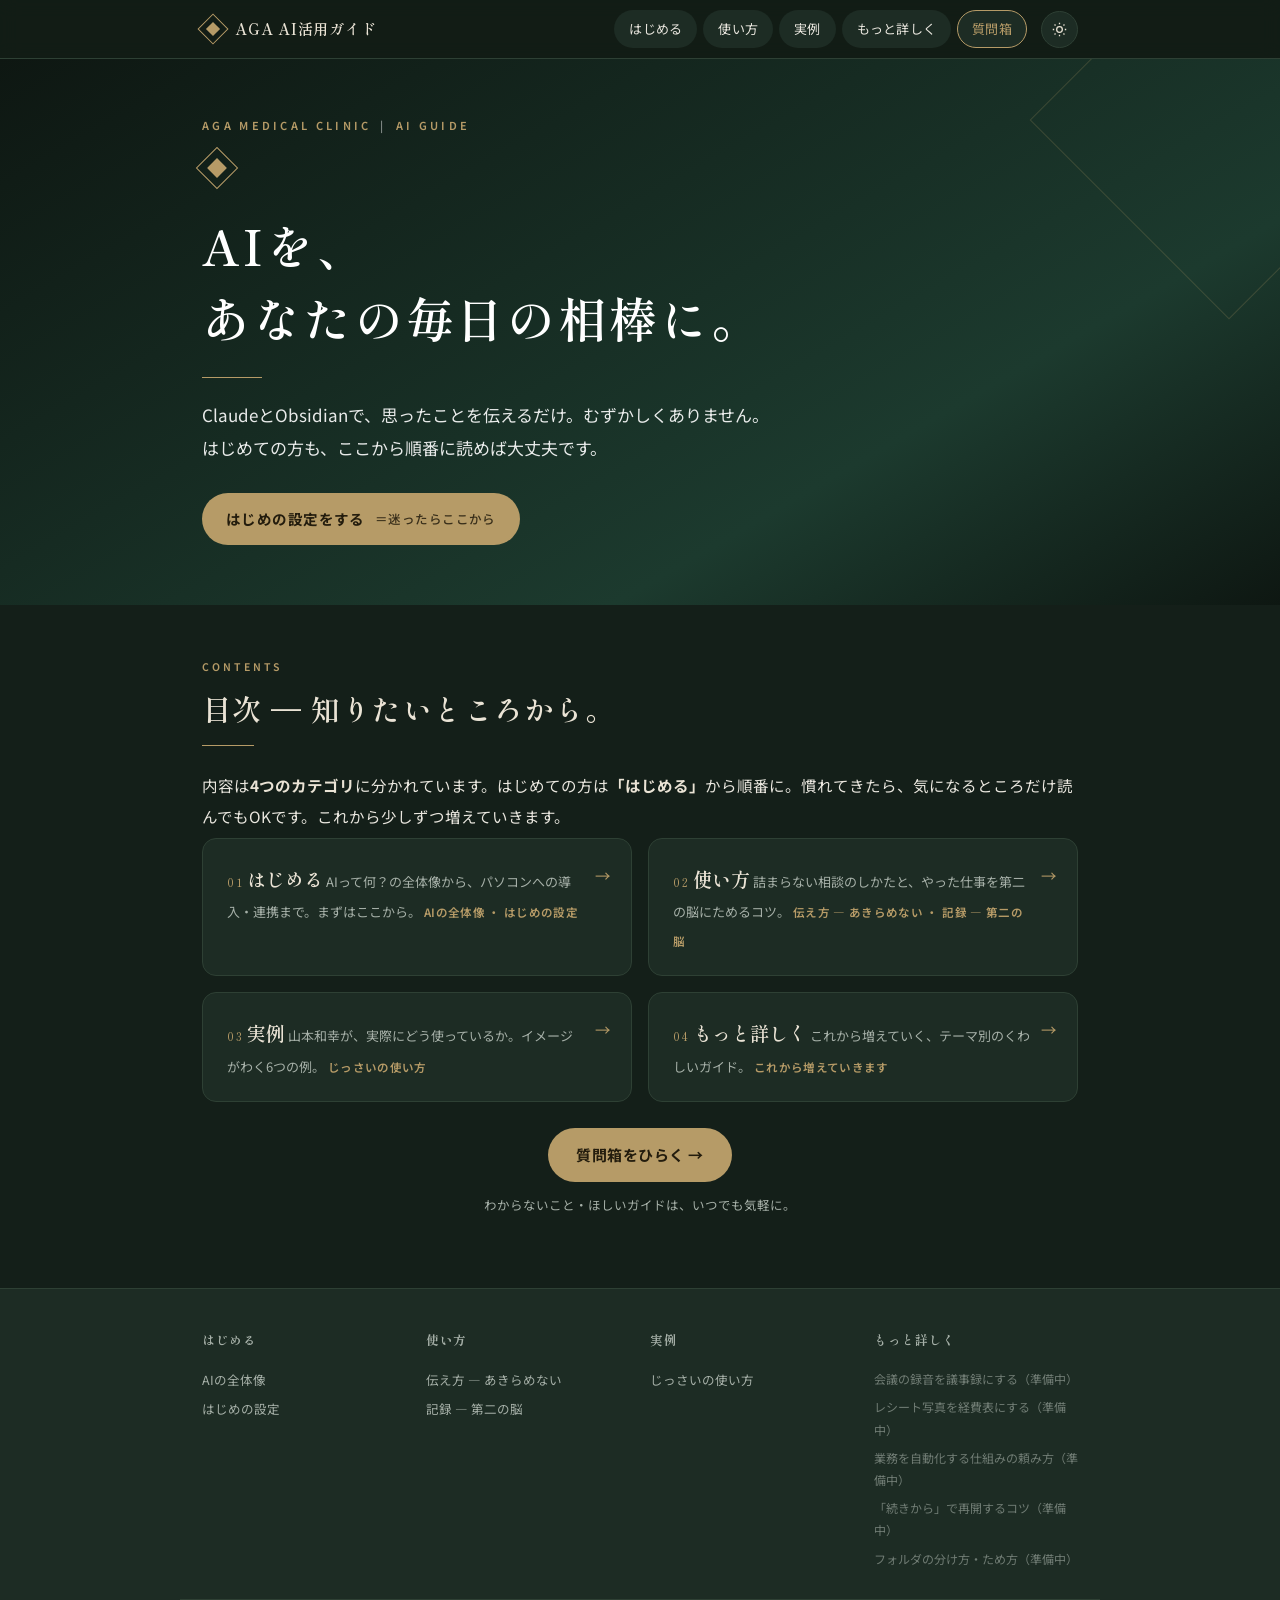
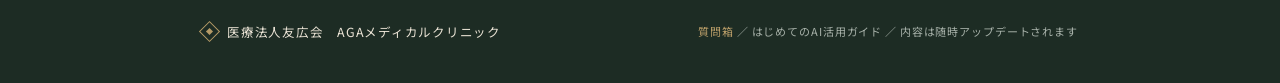
<file: index.html>
<!DOCTYPE html>
<html lang="ja">
<head>
<script>(function(){try{var t=localStorage.getItem('aga-theme');if(t!=='light'&&t!=='dark')t='dark';document.documentElement.setAttribute('data-theme',t);}catch(e){document.documentElement.setAttribute('data-theme','dark');}})();</script>
<meta charset="UTF-8">
<meta name="viewport" content="width=device-width, initial-scale=1.0">
<title>AGA AI活用ガイド — はじめてのAI活用</title>
<meta name="description" content="医療法人友広会 AGAメディカルクリニック / はじめてのAI活用ガイド。ClaudeとObsidianの使い方を、初心者向けにやさしく。">
<link rel="icon" href="data:image/svg+xml,<svg xmlns='http://www.w3.org/2000/svg' viewBox='0 0 100 100'><rect x='30' y='30' width='40' height='40' transform='rotate(45 50 50)' fill='none' stroke='%23B69B67' stroke-width='7'/><rect x='41' y='41' width='18' height='18' transform='rotate(45 50 50)' fill='%23B69B67'/></svg>">
<link rel="preconnect" href="https://fonts.googleapis.com">
<link rel="preconnect" href="https://fonts.gstatic.com" crossorigin>
<link href="https://fonts.googleapis.com/css2?family=Shippori+Mincho:wght@500;600;700&family=Noto+Sans+JP:wght@300;400;500;700&display=swap" rel="stylesheet">
<link rel="stylesheet" href="./assets/base.css">
<link rel="stylesheet" href="./assets/site.css">
</head>
<body><header class="sitenav"><div class="inner">
  <a class="brand" href="./"><span class="mk"></span><span class="bt">AGA AI活用ガイド</span></a>
  <nav class="links"><a href="./start/">はじめる</a><a href="./basics/">使い方</a><a href="./examples/">実例</a><a href="./topics/">もっと詳しく</a><a href="./contact/" class="ask">質問箱</a></nav>
  <button class="themebtn" onclick="AGAtheme()" aria-label="配色（ダーク／ライト）を切り替え" title="配色を切り替え">
    <svg class="ic-sun" width="17" height="17" viewBox="0 0 24 24" fill="none" stroke="currentColor" stroke-width="1.8"><circle cx="12" cy="12" r="4"/><path d="M12 2.5v2M12 19.5v2M2.5 12h2M19.5 12h2M5 5l1.4 1.4M17.6 17.6l1.4 1.4M19 5l-1.4 1.4M6.4 17.6 5 19"/></svg>
    <svg class="ic-moon" width="16" height="16" viewBox="0 0 24 24" fill="none" stroke="currentColor" stroke-width="1.8"><path d="M21 12.8A8.5 8.5 0 1 1 11.2 3a6.6 6.6 0 0 0 9.8 9.8z"/></svg>
  </button>
  <button class="navtoggle" aria-label="メニューを開閉" onclick="document.querySelector('.sitenav .links').classList.toggle('open')"><span class="bar"></span>メニュー</button>
  </div></header><section class="home-hero"><div class="inner">
      <div class="eyebrow">AGA MEDICAL CLINIC<span>|</span>AI GUIDE</div>
      <div class="mk2"></div>
      <h1>AIを、<br>あなたの毎日の相棒に。</h1>
      <div class="grule"></div>
      <div class="sub">ClaudeとObsidianで、思ったことを伝えるだけ。むずかしくありません。<br>はじめての方も、ここから順番に読めば大丈夫です。</div>
      <a class="cta" href="./start/setup/">はじめの設定をする<span class="a2">＝迷ったらここから</span></a>
    </div></section><main class="wrap">
      <section class="block">
        <div class="eyebrow">CONTENTS</div>
        <h2 class="title">目次 — 知りたいところから。</h2>
        <div class="rule"></div>
        <p class="lead">内容は<b>4つのカテゴリ</b>に分かれています。はじめての方は<b>「はじめる」</b>から順番に。慣れてきたら、気になるところだけ読んでもOKです。これから少しずつ増えていきます。</p>
        <div class="cat-grid"><a class="cat-card" href="./start/">
    <span class="carrow">→</span>
    <span class="cnum">01</span>
    <span class="cttl">はじめる</span>
    <span class="cdesc">AIって何？の全体像から、パソコンへの導入・連携まで。まずはここから。</span>
    <span class="cpages">AIの全体像 ・ はじめの設定</span>
  </a><a class="cat-card" href="./basics/">
    <span class="carrow">→</span>
    <span class="cnum">02</span>
    <span class="cttl">使い方</span>
    <span class="cdesc">詰まらない相談のしかたと、やった仕事を第二の脳にためるコツ。</span>
    <span class="cpages">伝え方 — あきらめない ・ 記録 — 第二の脳</span>
  </a><a class="cat-card" href="./examples/">
    <span class="carrow">→</span>
    <span class="cnum">03</span>
    <span class="cttl">実例</span>
    <span class="cdesc">山本和幸が、実際にどう使っているか。イメージがわく6つの例。</span>
    <span class="cpages">じっさいの使い方</span>
  </a><a class="cat-card" href="./topics/">
    <span class="carrow">→</span>
    <span class="cnum">04</span>
    <span class="cttl">もっと詳しく</span>
    <span class="cdesc">これから増えていく、テーマ別のくわしいガイド。</span>
    <span class="cpages">これから増えていきます</span>
  </a></div>
        <div style="margin-top:24px;text-align:center">
          <a class="qsubmit" href="./contact/" style="text-decoration:none">質問箱をひらく →</a>
          <div style="font-size:12.5px;color:var(--text-soft);margin-top:11px">わからないこと・ほしいガイドは、いつでも気軽に。</div>
        </div>
      </section>
    </main><footer class="sitemapf">
  <div class="cols"><div class="col"><h4><a href="./start/">はじめる</a></h4><a href="./start/overview/">AIの全体像</a><a href="./start/setup/">はじめの設定</a></div><div class="col"><h4><a href="./basics/">使い方</a></h4><a href="./basics/talk/">伝え方 — あきらめない</a><a href="./basics/record/">記録 — 第二の脳</a></div><div class="col"><h4><a href="./examples/">実例</a></h4><a href="./examples/cases/">じっさいの使い方</a></div><div class="col"><h4><a href="./topics/">もっと詳しく</a></h4><span class="dim">会議の録音を議事録にする（準備中）</span><span class="dim">レシート写真を経費表にする（準備中）</span><span class="dim">業務を自動化する仕組みの頼み方（準備中）</span><span class="dim">「続きから」で再開するコツ（準備中）</span><span class="dim">フォルダの分け方・ため方（準備中）</span></div></div>
  <div class="fbottom">
    <div class="fb"><span class="fm"></span>医療法人友広会　AGAメディカルクリニック</div>
    <div class="fn"><a href="./contact/" style="color:var(--gold);text-decoration:none">質問箱</a> ／ はじめてのAI活用ガイド ／ 内容は随時アップデートされます</div>
  </div>
</footer><script>
function AGAtheme(){var h=document.documentElement;var n=h.getAttribute('data-theme')==='dark'?'light':'dark';h.setAttribute('data-theme',n);try{localStorage.setItem('aga-theme',n);}catch(e){}}
document.querySelectorAll('.sitenav .links a').forEach(function(a){a.addEventListener('click',function(){var l=a.closest('.links');if(l)l.classList.remove('open');});});
</script>
</body></html>
</file>
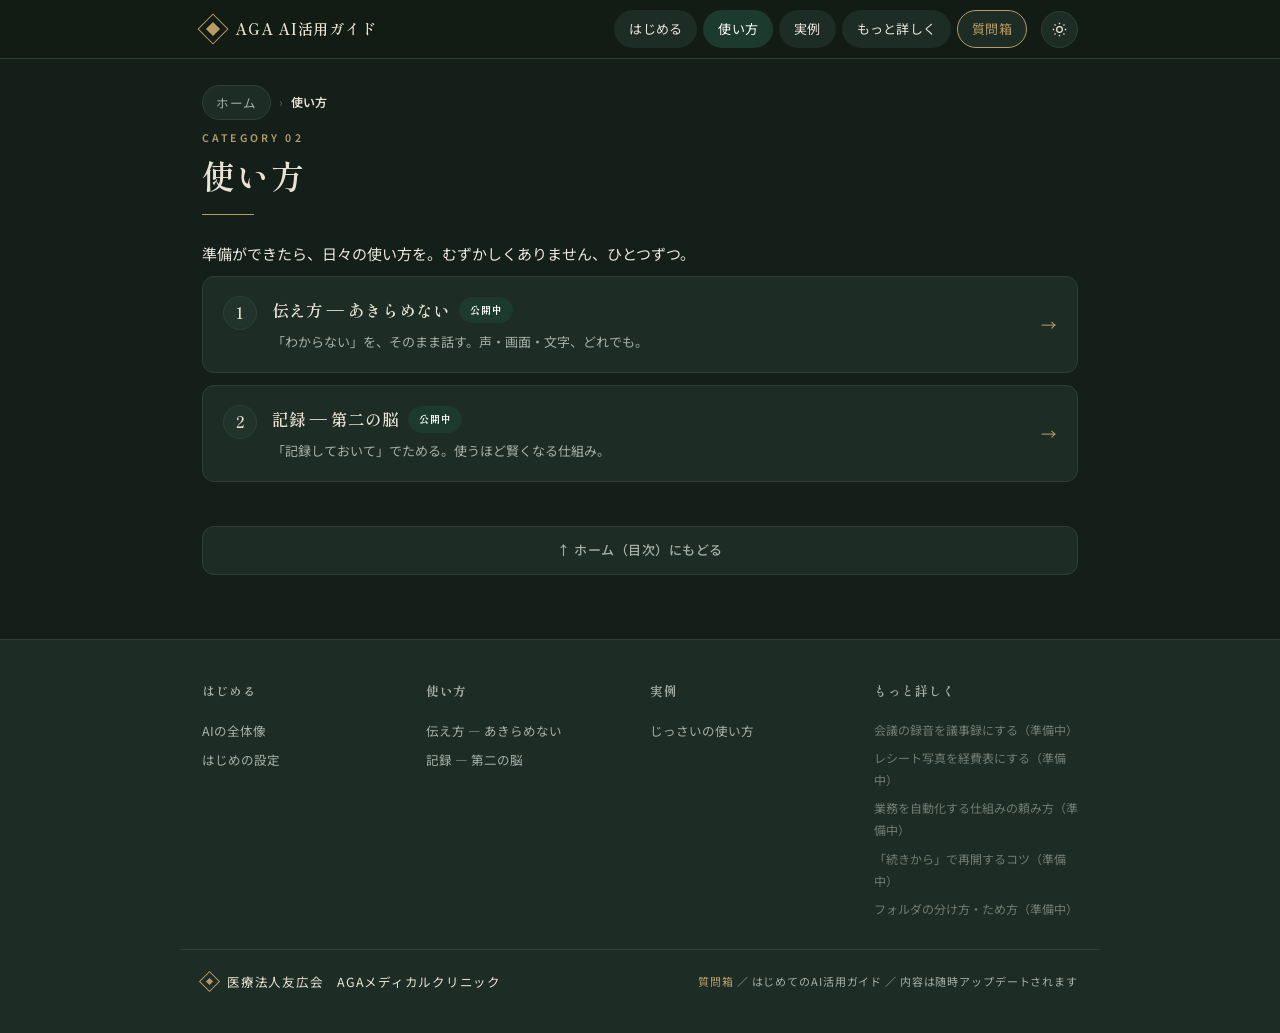
<file: basics/index.html>
<!DOCTYPE html>
<html lang="ja">
<head>
<script>(function(){try{var t=localStorage.getItem('aga-theme');if(t!=='light'&&t!=='dark')t='dark';document.documentElement.setAttribute('data-theme',t);}catch(e){document.documentElement.setAttribute('data-theme','dark');}})();</script>
<meta charset="UTF-8">
<meta name="viewport" content="width=device-width, initial-scale=1.0">
<title>使い方 — AGA AI活用ガイド</title>
<meta name="description" content="医療法人友広会 AGAメディカルクリニック / はじめてのAI活用ガイド。ClaudeとObsidianの使い方を、初心者向けにやさしく。">
<link rel="icon" href="data:image/svg+xml,<svg xmlns='http://www.w3.org/2000/svg' viewBox='0 0 100 100'><rect x='30' y='30' width='40' height='40' transform='rotate(45 50 50)' fill='none' stroke='%23B69B67' stroke-width='7'/><rect x='41' y='41' width='18' height='18' transform='rotate(45 50 50)' fill='%23B69B67'/></svg>">
<link rel="preconnect" href="https://fonts.googleapis.com">
<link rel="preconnect" href="https://fonts.gstatic.com" crossorigin>
<link href="https://fonts.googleapis.com/css2?family=Shippori+Mincho:wght@500;600;700&family=Noto+Sans+JP:wght@300;400;500;700&display=swap" rel="stylesheet">
<link rel="stylesheet" href="../assets/base.css">
<link rel="stylesheet" href="../assets/site.css">
</head>
<body><header class="sitenav"><div class="inner">
  <a class="brand" href="../"><span class="mk"></span><span class="bt">AGA AI活用ガイド</span></a>
  <nav class="links"><a href="../start/">はじめる</a><a href="../basics/" class="active">使い方</a><a href="../examples/">実例</a><a href="../topics/">もっと詳しく</a><a href="../contact/" class="ask">質問箱</a></nav>
  <button class="themebtn" onclick="AGAtheme()" aria-label="配色（ダーク／ライト）を切り替え" title="配色を切り替え">
    <svg class="ic-sun" width="17" height="17" viewBox="0 0 24 24" fill="none" stroke="currentColor" stroke-width="1.8"><circle cx="12" cy="12" r="4"/><path d="M12 2.5v2M12 19.5v2M2.5 12h2M19.5 12h2M5 5l1.4 1.4M17.6 17.6l1.4 1.4M19 5l-1.4 1.4M6.4 17.6 5 19"/></svg>
    <svg class="ic-moon" width="16" height="16" viewBox="0 0 24 24" fill="none" stroke="currentColor" stroke-width="1.8"><path d="M21 12.8A8.5 8.5 0 1 1 11.2 3a6.6 6.6 0 0 0 9.8 9.8z"/></svg>
  </button>
  <button class="navtoggle" aria-label="メニューを開閉" onclick="document.querySelector('.sitenav .links').classList.toggle('open')"><span class="bar"></span>メニュー</button>
  </div></header><main class="wrap"><nav class="breadcrumb" aria-label="現在地"><a href="../">ホーム</a><span class="sep">›</span><span class="cur">使い方</span></nav><div class="eyebrow">CATEGORY 02</div><h1 class="page-title">使い方</h1><div class="rule"></div><p class="cat-intro">準備ができたら、日々の使い方を。むずかしくありません、ひとつずつ。</p><div class="page-list"><a class="page-card" href="../basics/talk/">
    <span class="pnum">1</span>
    <span class="pgx"><span class="pttl">伝え方 — あきらめない<span class="badge live">公開中</span></span><span class="pdesc">「わからない」を、そのまま話す。声・画面・文字、どれでも。</span></span>
    <span class="arw">→</span>
  </a><a class="page-card" href="../basics/record/">
    <span class="pnum">2</span>
    <span class="pgx"><span class="pttl">記録 — 第二の脳<span class="badge live">公開中</span></span><span class="pdesc">「記録しておいて」でためる。使うほど賢くなる仕組み。</span></span>
    <span class="arw">→</span>
  </a></div><nav class="pagenav" aria-label="ページ移動"><a class="tohome" href="../"><span class="pt">↑ ホーム（目次）にもどる</span></a></nav></main><footer class="sitemapf">
  <div class="cols"><div class="col"><h4><a href="../start/">はじめる</a></h4><a href="../start/overview/">AIの全体像</a><a href="../start/setup/">はじめの設定</a></div><div class="col"><h4><a href="../basics/">使い方</a></h4><a href="../basics/talk/">伝え方 — あきらめない</a><a href="../basics/record/">記録 — 第二の脳</a></div><div class="col"><h4><a href="../examples/">実例</a></h4><a href="../examples/cases/">じっさいの使い方</a></div><div class="col"><h4><a href="../topics/">もっと詳しく</a></h4><span class="dim">会議の録音を議事録にする（準備中）</span><span class="dim">レシート写真を経費表にする（準備中）</span><span class="dim">業務を自動化する仕組みの頼み方（準備中）</span><span class="dim">「続きから」で再開するコツ（準備中）</span><span class="dim">フォルダの分け方・ため方（準備中）</span></div></div>
  <div class="fbottom">
    <div class="fb"><span class="fm"></span>医療法人友広会　AGAメディカルクリニック</div>
    <div class="fn"><a href="../contact/" style="color:var(--gold);text-decoration:none">質問箱</a> ／ はじめてのAI活用ガイド ／ 内容は随時アップデートされます</div>
  </div>
</footer><script>
function AGAtheme(){var h=document.documentElement;var n=h.getAttribute('data-theme')==='dark'?'light':'dark';h.setAttribute('data-theme',n);try{localStorage.setItem('aga-theme',n);}catch(e){}}
document.querySelectorAll('.sitenav .links a').forEach(function(a){a.addEventListener('click',function(){var l=a.closest('.links');if(l)l.classList.remove('open');});});
</script>
</body></html>
</file>
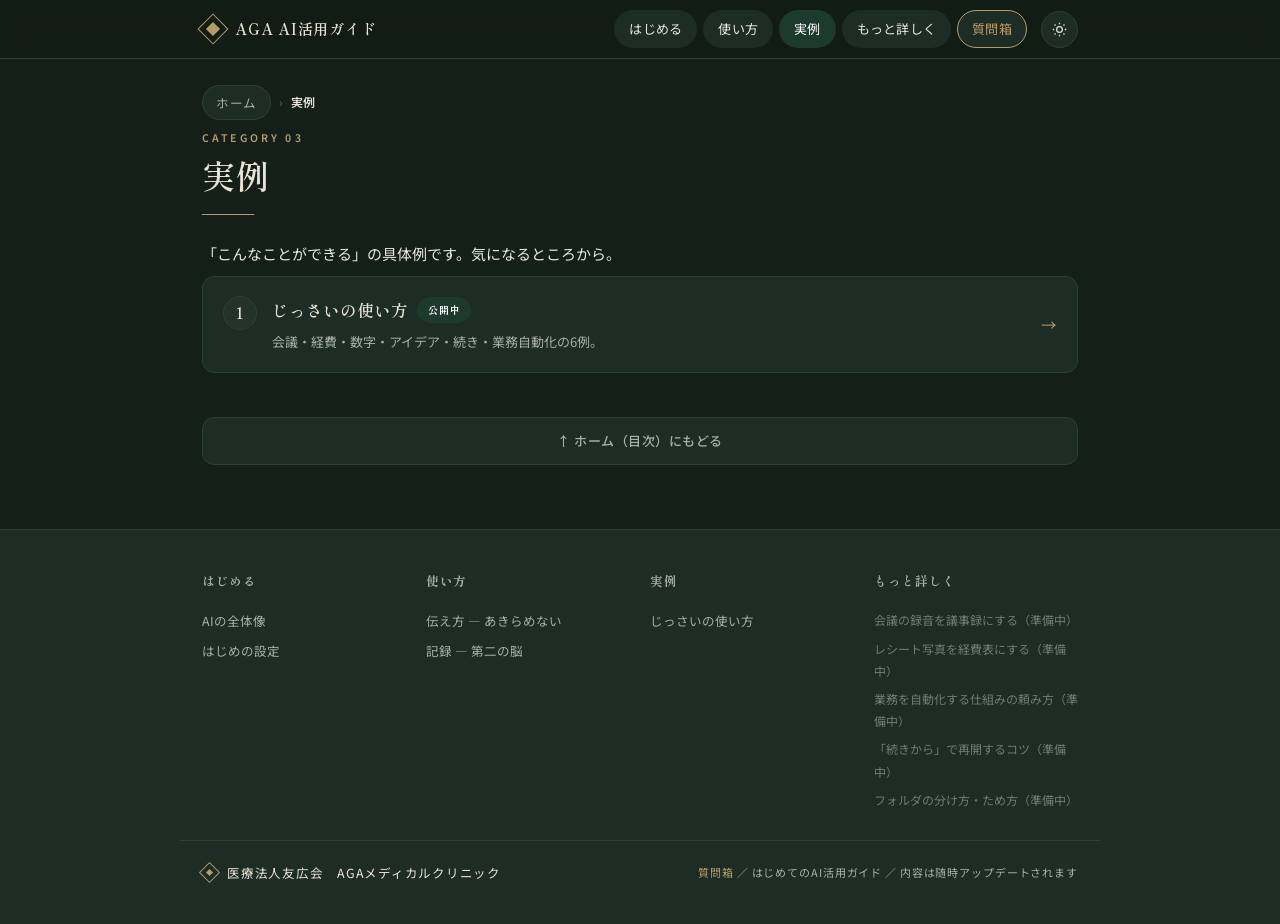
<file: examples/index.html>
<!DOCTYPE html>
<html lang="ja">
<head>
<script>(function(){try{var t=localStorage.getItem('aga-theme');if(t!=='light'&&t!=='dark')t='dark';document.documentElement.setAttribute('data-theme',t);}catch(e){document.documentElement.setAttribute('data-theme','dark');}})();</script>
<meta charset="UTF-8">
<meta name="viewport" content="width=device-width, initial-scale=1.0">
<title>実例 — AGA AI活用ガイド</title>
<meta name="description" content="医療法人友広会 AGAメディカルクリニック / はじめてのAI活用ガイド。ClaudeとObsidianの使い方を、初心者向けにやさしく。">
<link rel="icon" href="data:image/svg+xml,<svg xmlns='http://www.w3.org/2000/svg' viewBox='0 0 100 100'><rect x='30' y='30' width='40' height='40' transform='rotate(45 50 50)' fill='none' stroke='%23B69B67' stroke-width='7'/><rect x='41' y='41' width='18' height='18' transform='rotate(45 50 50)' fill='%23B69B67'/></svg>">
<link rel="preconnect" href="https://fonts.googleapis.com">
<link rel="preconnect" href="https://fonts.gstatic.com" crossorigin>
<link href="https://fonts.googleapis.com/css2?family=Shippori+Mincho:wght@500;600;700&family=Noto+Sans+JP:wght@300;400;500;700&display=swap" rel="stylesheet">
<link rel="stylesheet" href="../assets/base.css">
<link rel="stylesheet" href="../assets/site.css">
</head>
<body><header class="sitenav"><div class="inner">
  <a class="brand" href="../"><span class="mk"></span><span class="bt">AGA AI活用ガイド</span></a>
  <nav class="links"><a href="../start/">はじめる</a><a href="../basics/">使い方</a><a href="../examples/" class="active">実例</a><a href="../topics/">もっと詳しく</a><a href="../contact/" class="ask">質問箱</a></nav>
  <button class="themebtn" onclick="AGAtheme()" aria-label="配色（ダーク／ライト）を切り替え" title="配色を切り替え">
    <svg class="ic-sun" width="17" height="17" viewBox="0 0 24 24" fill="none" stroke="currentColor" stroke-width="1.8"><circle cx="12" cy="12" r="4"/><path d="M12 2.5v2M12 19.5v2M2.5 12h2M19.5 12h2M5 5l1.4 1.4M17.6 17.6l1.4 1.4M19 5l-1.4 1.4M6.4 17.6 5 19"/></svg>
    <svg class="ic-moon" width="16" height="16" viewBox="0 0 24 24" fill="none" stroke="currentColor" stroke-width="1.8"><path d="M21 12.8A8.5 8.5 0 1 1 11.2 3a6.6 6.6 0 0 0 9.8 9.8z"/></svg>
  </button>
  <button class="navtoggle" aria-label="メニューを開閉" onclick="document.querySelector('.sitenav .links').classList.toggle('open')"><span class="bar"></span>メニュー</button>
  </div></header><main class="wrap"><nav class="breadcrumb" aria-label="現在地"><a href="../">ホーム</a><span class="sep">›</span><span class="cur">実例</span></nav><div class="eyebrow">CATEGORY 03</div><h1 class="page-title">実例</h1><div class="rule"></div><p class="cat-intro">「こんなことができる」の具体例です。気になるところから。</p><div class="page-list"><a class="page-card" href="../examples/cases/">
    <span class="pnum">1</span>
    <span class="pgx"><span class="pttl">じっさいの使い方<span class="badge live">公開中</span></span><span class="pdesc">会議・経費・数字・アイデア・続き・業務自動化の6例。</span></span>
    <span class="arw">→</span>
  </a></div><nav class="pagenav" aria-label="ページ移動"><a class="tohome" href="../"><span class="pt">↑ ホーム（目次）にもどる</span></a></nav></main><footer class="sitemapf">
  <div class="cols"><div class="col"><h4><a href="../start/">はじめる</a></h4><a href="../start/overview/">AIの全体像</a><a href="../start/setup/">はじめの設定</a></div><div class="col"><h4><a href="../basics/">使い方</a></h4><a href="../basics/talk/">伝え方 — あきらめない</a><a href="../basics/record/">記録 — 第二の脳</a></div><div class="col"><h4><a href="../examples/">実例</a></h4><a href="../examples/cases/">じっさいの使い方</a></div><div class="col"><h4><a href="../topics/">もっと詳しく</a></h4><span class="dim">会議の録音を議事録にする（準備中）</span><span class="dim">レシート写真を経費表にする（準備中）</span><span class="dim">業務を自動化する仕組みの頼み方（準備中）</span><span class="dim">「続きから」で再開するコツ（準備中）</span><span class="dim">フォルダの分け方・ため方（準備中）</span></div></div>
  <div class="fbottom">
    <div class="fb"><span class="fm"></span>医療法人友広会　AGAメディカルクリニック</div>
    <div class="fn"><a href="../contact/" style="color:var(--gold);text-decoration:none">質問箱</a> ／ はじめてのAI活用ガイド ／ 内容は随時アップデートされます</div>
  </div>
</footer><script>
function AGAtheme(){var h=document.documentElement;var n=h.getAttribute('data-theme')==='dark'?'light':'dark';h.setAttribute('data-theme',n);try{localStorage.setItem('aga-theme',n);}catch(e){}}
document.querySelectorAll('.sitenav .links a').forEach(function(a){a.addEventListener('click',function(){var l=a.closest('.links');if(l)l.classList.remove('open');});});
</script>
</body></html>
</file>
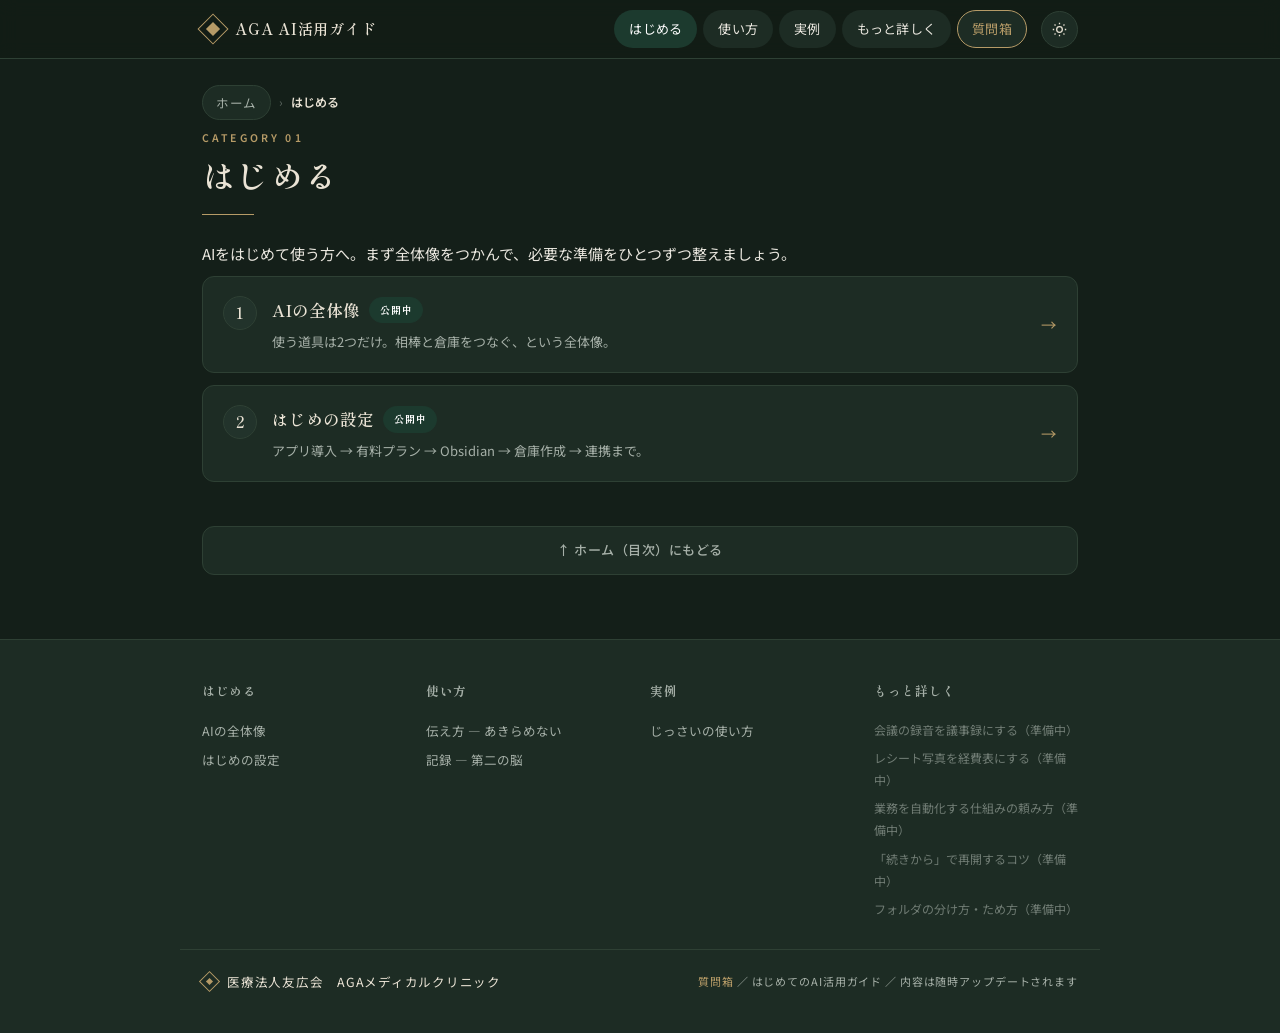
<file: start/index.html>
<!DOCTYPE html>
<html lang="ja">
<head>
<script>(function(){try{var t=localStorage.getItem('aga-theme');if(t!=='light'&&t!=='dark')t='dark';document.documentElement.setAttribute('data-theme',t);}catch(e){document.documentElement.setAttribute('data-theme','dark');}})();</script>
<meta charset="UTF-8">
<meta name="viewport" content="width=device-width, initial-scale=1.0">
<title>はじめる — AGA AI活用ガイド</title>
<meta name="description" content="医療法人友広会 AGAメディカルクリニック / はじめてのAI活用ガイド。ClaudeとObsidianの使い方を、初心者向けにやさしく。">
<link rel="icon" href="data:image/svg+xml,<svg xmlns='http://www.w3.org/2000/svg' viewBox='0 0 100 100'><rect x='30' y='30' width='40' height='40' transform='rotate(45 50 50)' fill='none' stroke='%23B69B67' stroke-width='7'/><rect x='41' y='41' width='18' height='18' transform='rotate(45 50 50)' fill='%23B69B67'/></svg>">
<link rel="preconnect" href="https://fonts.googleapis.com">
<link rel="preconnect" href="https://fonts.gstatic.com" crossorigin>
<link href="https://fonts.googleapis.com/css2?family=Shippori+Mincho:wght@500;600;700&family=Noto+Sans+JP:wght@300;400;500;700&display=swap" rel="stylesheet">
<link rel="stylesheet" href="../assets/base.css">
<link rel="stylesheet" href="../assets/site.css">
</head>
<body><header class="sitenav"><div class="inner">
  <a class="brand" href="../"><span class="mk"></span><span class="bt">AGA AI活用ガイド</span></a>
  <nav class="links"><a href="../start/" class="active">はじめる</a><a href="../basics/">使い方</a><a href="../examples/">実例</a><a href="../topics/">もっと詳しく</a><a href="../contact/" class="ask">質問箱</a></nav>
  <button class="themebtn" onclick="AGAtheme()" aria-label="配色（ダーク／ライト）を切り替え" title="配色を切り替え">
    <svg class="ic-sun" width="17" height="17" viewBox="0 0 24 24" fill="none" stroke="currentColor" stroke-width="1.8"><circle cx="12" cy="12" r="4"/><path d="M12 2.5v2M12 19.5v2M2.5 12h2M19.5 12h2M5 5l1.4 1.4M17.6 17.6l1.4 1.4M19 5l-1.4 1.4M6.4 17.6 5 19"/></svg>
    <svg class="ic-moon" width="16" height="16" viewBox="0 0 24 24" fill="none" stroke="currentColor" stroke-width="1.8"><path d="M21 12.8A8.5 8.5 0 1 1 11.2 3a6.6 6.6 0 0 0 9.8 9.8z"/></svg>
  </button>
  <button class="navtoggle" aria-label="メニューを開閉" onclick="document.querySelector('.sitenav .links').classList.toggle('open')"><span class="bar"></span>メニュー</button>
  </div></header><main class="wrap"><nav class="breadcrumb" aria-label="現在地"><a href="../">ホーム</a><span class="sep">›</span><span class="cur">はじめる</span></nav><div class="eyebrow">CATEGORY 01</div><h1 class="page-title">はじめる</h1><div class="rule"></div><p class="cat-intro">AIをはじめて使う方へ。まず全体像をつかんで、必要な準備をひとつずつ整えましょう。</p><div class="page-list"><a class="page-card" href="../start/overview/">
    <span class="pnum">1</span>
    <span class="pgx"><span class="pttl">AIの全体像<span class="badge live">公開中</span></span><span class="pdesc">使う道具は2つだけ。相棒と倉庫をつなぐ、という全体像。</span></span>
    <span class="arw">→</span>
  </a><a class="page-card" href="../start/setup/">
    <span class="pnum">2</span>
    <span class="pgx"><span class="pttl">はじめの設定<span class="badge live">公開中</span></span><span class="pdesc">アプリ導入 → 有料プラン → Obsidian → 倉庫作成 → 連携まで。</span></span>
    <span class="arw">→</span>
  </a></div><nav class="pagenav" aria-label="ページ移動"><a class="tohome" href="../"><span class="pt">↑ ホーム（目次）にもどる</span></a></nav></main><footer class="sitemapf">
  <div class="cols"><div class="col"><h4><a href="../start/">はじめる</a></h4><a href="../start/overview/">AIの全体像</a><a href="../start/setup/">はじめの設定</a></div><div class="col"><h4><a href="../basics/">使い方</a></h4><a href="../basics/talk/">伝え方 — あきらめない</a><a href="../basics/record/">記録 — 第二の脳</a></div><div class="col"><h4><a href="../examples/">実例</a></h4><a href="../examples/cases/">じっさいの使い方</a></div><div class="col"><h4><a href="../topics/">もっと詳しく</a></h4><span class="dim">会議の録音を議事録にする（準備中）</span><span class="dim">レシート写真を経費表にする（準備中）</span><span class="dim">業務を自動化する仕組みの頼み方（準備中）</span><span class="dim">「続きから」で再開するコツ（準備中）</span><span class="dim">フォルダの分け方・ため方（準備中）</span></div></div>
  <div class="fbottom">
    <div class="fb"><span class="fm"></span>医療法人友広会　AGAメディカルクリニック</div>
    <div class="fn"><a href="../contact/" style="color:var(--gold);text-decoration:none">質問箱</a> ／ はじめてのAI活用ガイド ／ 内容は随時アップデートされます</div>
  </div>
</footer><script>
function AGAtheme(){var h=document.documentElement;var n=h.getAttribute('data-theme')==='dark'?'light':'dark';h.setAttribute('data-theme',n);try{localStorage.setItem('aga-theme',n);}catch(e){}}
document.querySelectorAll('.sitenav .links a').forEach(function(a){a.addEventListener('click',function(){var l=a.closest('.links');if(l)l.classList.remove('open');});});
</script>
</body></html>
</file>
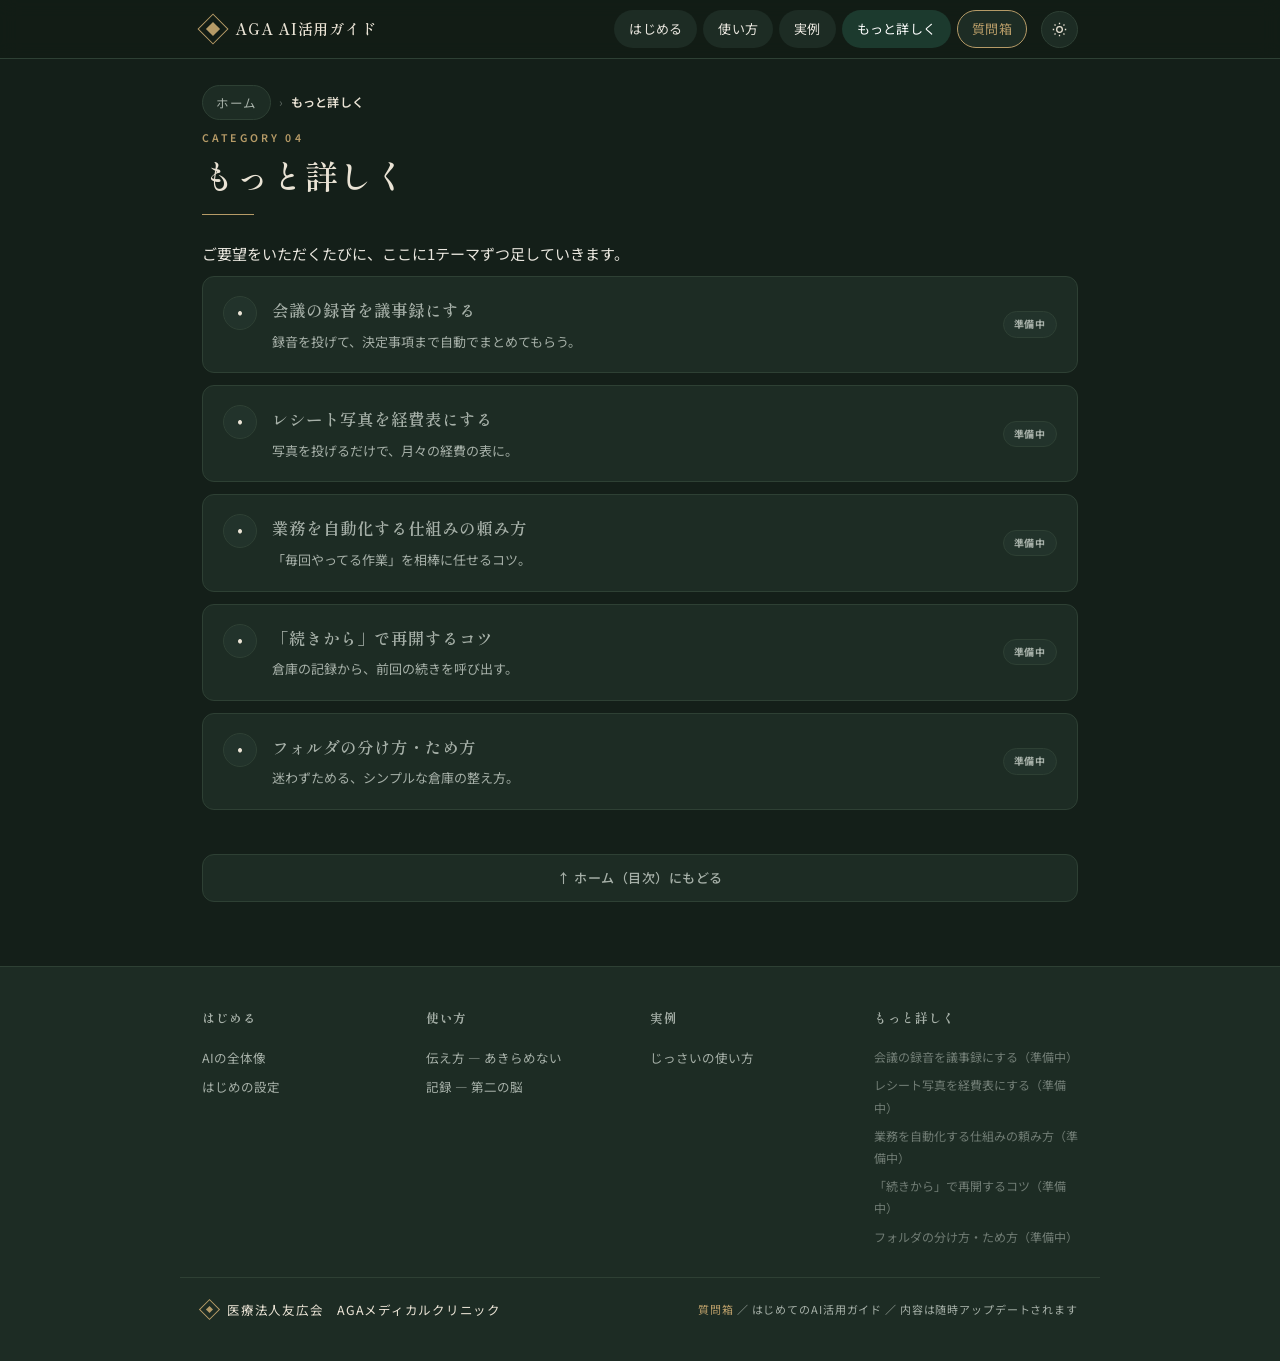
<file: topics/index.html>
<!DOCTYPE html>
<html lang="ja">
<head>
<script>(function(){try{var t=localStorage.getItem('aga-theme');if(t!=='light'&&t!=='dark')t='dark';document.documentElement.setAttribute('data-theme',t);}catch(e){document.documentElement.setAttribute('data-theme','dark');}})();</script>
<meta charset="UTF-8">
<meta name="viewport" content="width=device-width, initial-scale=1.0">
<title>もっと詳しく — AGA AI活用ガイド</title>
<meta name="description" content="医療法人友広会 AGAメディカルクリニック / はじめてのAI活用ガイド。ClaudeとObsidianの使い方を、初心者向けにやさしく。">
<link rel="icon" href="data:image/svg+xml,<svg xmlns='http://www.w3.org/2000/svg' viewBox='0 0 100 100'><rect x='30' y='30' width='40' height='40' transform='rotate(45 50 50)' fill='none' stroke='%23B69B67' stroke-width='7'/><rect x='41' y='41' width='18' height='18' transform='rotate(45 50 50)' fill='%23B69B67'/></svg>">
<link rel="preconnect" href="https://fonts.googleapis.com">
<link rel="preconnect" href="https://fonts.gstatic.com" crossorigin>
<link href="https://fonts.googleapis.com/css2?family=Shippori+Mincho:wght@500;600;700&family=Noto+Sans+JP:wght@300;400;500;700&display=swap" rel="stylesheet">
<link rel="stylesheet" href="../assets/base.css">
<link rel="stylesheet" href="../assets/site.css">
</head>
<body><header class="sitenav"><div class="inner">
  <a class="brand" href="../"><span class="mk"></span><span class="bt">AGA AI活用ガイド</span></a>
  <nav class="links"><a href="../start/">はじめる</a><a href="../basics/">使い方</a><a href="../examples/">実例</a><a href="../topics/" class="active">もっと詳しく</a><a href="../contact/" class="ask">質問箱</a></nav>
  <button class="themebtn" onclick="AGAtheme()" aria-label="配色（ダーク／ライト）を切り替え" title="配色を切り替え">
    <svg class="ic-sun" width="17" height="17" viewBox="0 0 24 24" fill="none" stroke="currentColor" stroke-width="1.8"><circle cx="12" cy="12" r="4"/><path d="M12 2.5v2M12 19.5v2M2.5 12h2M19.5 12h2M5 5l1.4 1.4M17.6 17.6l1.4 1.4M19 5l-1.4 1.4M6.4 17.6 5 19"/></svg>
    <svg class="ic-moon" width="16" height="16" viewBox="0 0 24 24" fill="none" stroke="currentColor" stroke-width="1.8"><path d="M21 12.8A8.5 8.5 0 1 1 11.2 3a6.6 6.6 0 0 0 9.8 9.8z"/></svg>
  </button>
  <button class="navtoggle" aria-label="メニューを開閉" onclick="document.querySelector('.sitenav .links').classList.toggle('open')"><span class="bar"></span>メニュー</button>
  </div></header><main class="wrap"><nav class="breadcrumb" aria-label="現在地"><a href="../">ホーム</a><span class="sep">›</span><span class="cur">もっと詳しく</span></nav><div class="eyebrow">CATEGORY 04</div><h1 class="page-title">もっと詳しく</h1><div class="rule"></div><p class="cat-intro">ご要望をいただくたびに、ここに1テーマずつ足していきます。</p><div class="page-list"><div class="page-card soon">
    <span class="pnum">•</span>
    <span class="pgx"><span class="pttl">会議の録音を議事録にする</span><span class="pdesc">録音を投げて、決定事項まで自動でまとめてもらう。</span></span>
    <span class="badge">準備中</span>
  </div><div class="page-card soon">
    <span class="pnum">•</span>
    <span class="pgx"><span class="pttl">レシート写真を経費表にする</span><span class="pdesc">写真を投げるだけで、月々の経費の表に。</span></span>
    <span class="badge">準備中</span>
  </div><div class="page-card soon">
    <span class="pnum">•</span>
    <span class="pgx"><span class="pttl">業務を自動化する仕組みの頼み方</span><span class="pdesc">「毎回やってる作業」を相棒に任せるコツ。</span></span>
    <span class="badge">準備中</span>
  </div><div class="page-card soon">
    <span class="pnum">•</span>
    <span class="pgx"><span class="pttl">「続きから」で再開するコツ</span><span class="pdesc">倉庫の記録から、前回の続きを呼び出す。</span></span>
    <span class="badge">準備中</span>
  </div><div class="page-card soon">
    <span class="pnum">•</span>
    <span class="pgx"><span class="pttl">フォルダの分け方・ため方</span><span class="pdesc">迷わずためる、シンプルな倉庫の整え方。</span></span>
    <span class="badge">準備中</span>
  </div></div><nav class="pagenav" aria-label="ページ移動"><a class="tohome" href="../"><span class="pt">↑ ホーム（目次）にもどる</span></a></nav></main><footer class="sitemapf">
  <div class="cols"><div class="col"><h4><a href="../start/">はじめる</a></h4><a href="../start/overview/">AIの全体像</a><a href="../start/setup/">はじめの設定</a></div><div class="col"><h4><a href="../basics/">使い方</a></h4><a href="../basics/talk/">伝え方 — あきらめない</a><a href="../basics/record/">記録 — 第二の脳</a></div><div class="col"><h4><a href="../examples/">実例</a></h4><a href="../examples/cases/">じっさいの使い方</a></div><div class="col"><h4><a href="../topics/">もっと詳しく</a></h4><span class="dim">会議の録音を議事録にする（準備中）</span><span class="dim">レシート写真を経費表にする（準備中）</span><span class="dim">業務を自動化する仕組みの頼み方（準備中）</span><span class="dim">「続きから」で再開するコツ（準備中）</span><span class="dim">フォルダの分け方・ため方（準備中）</span></div></div>
  <div class="fbottom">
    <div class="fb"><span class="fm"></span>医療法人友広会　AGAメディカルクリニック</div>
    <div class="fn"><a href="../contact/" style="color:var(--gold);text-decoration:none">質問箱</a> ／ はじめてのAI活用ガイド ／ 内容は随時アップデートされます</div>
  </div>
</footer><script>
function AGAtheme(){var h=document.documentElement;var n=h.getAttribute('data-theme')==='dark'?'light':'dark';h.setAttribute('data-theme',n);try{localStorage.setItem('aga-theme',n);}catch(e){}}
document.querySelectorAll('.sitenav .links a').forEach(function(a){a.addEventListener('click',function(){var l=a.closest('.links');if(l)l.classList.remove('open');});});
</script>
</body></html>
</file>
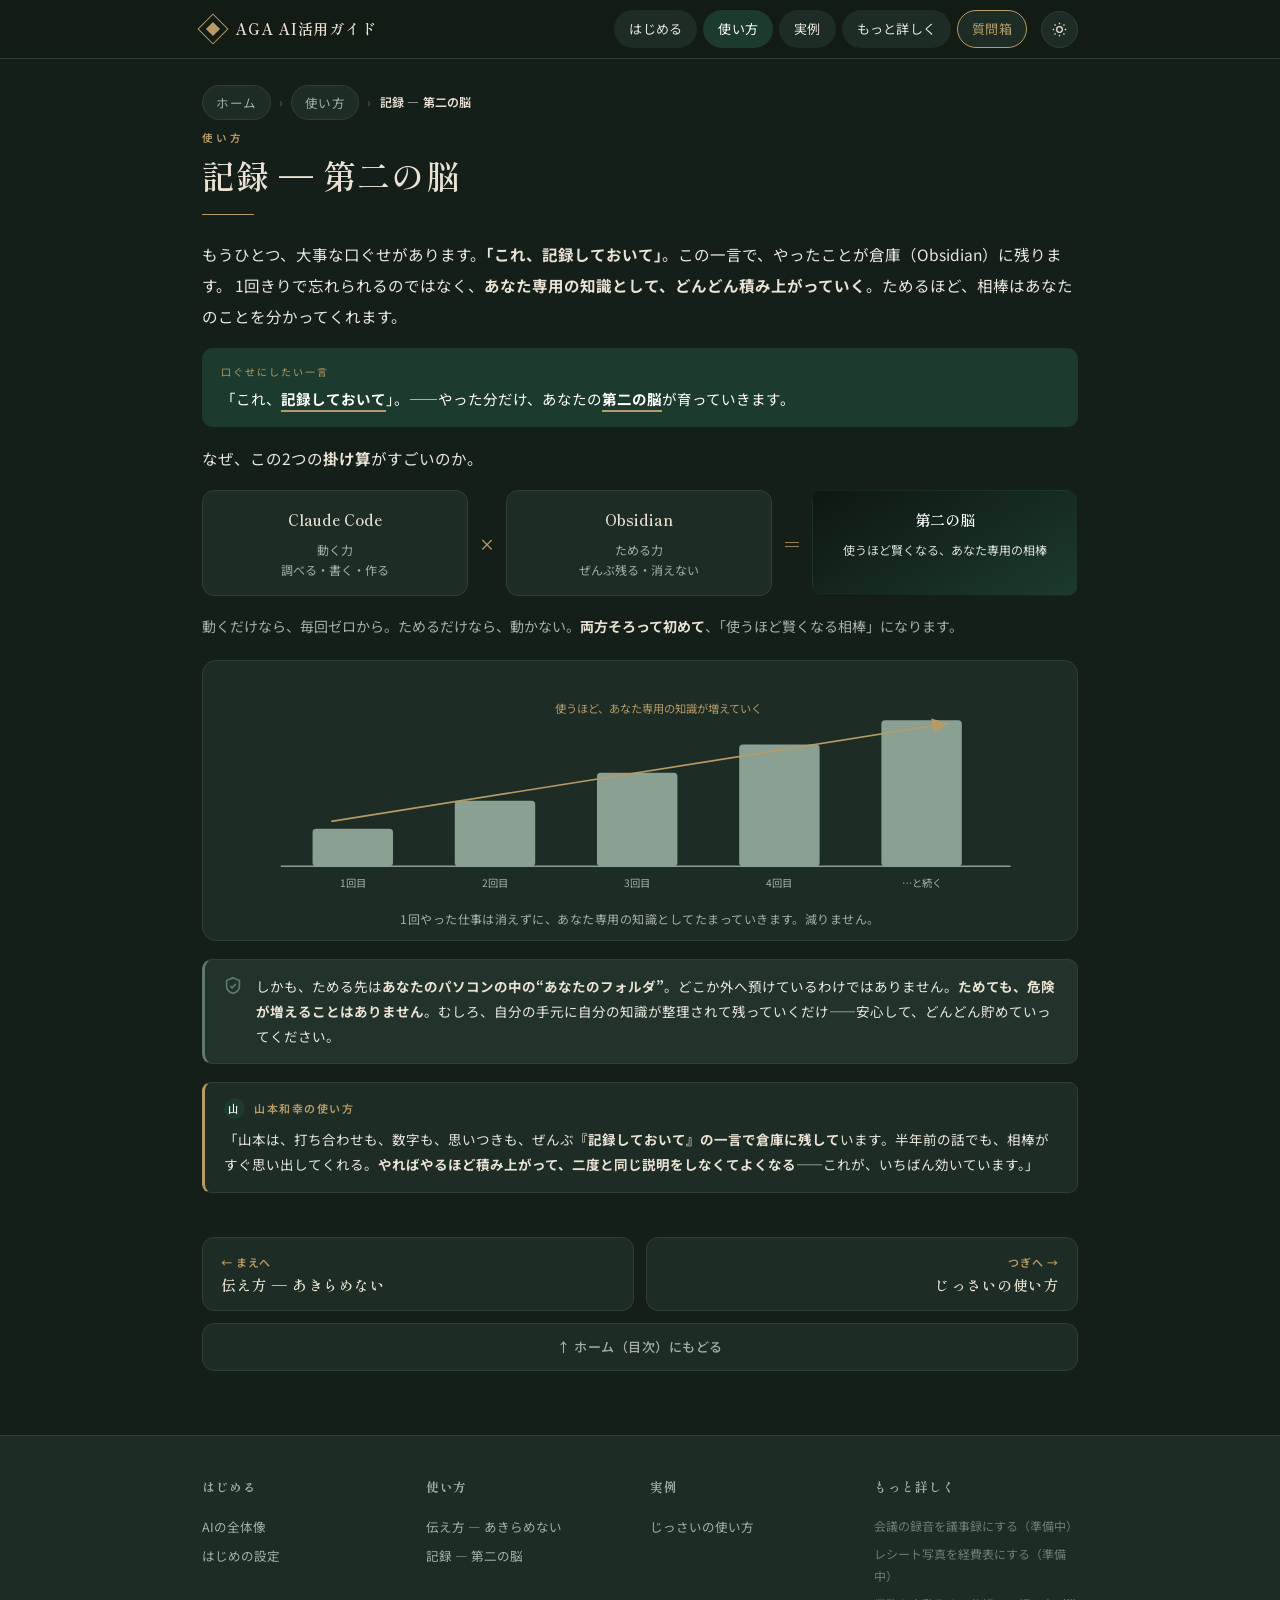
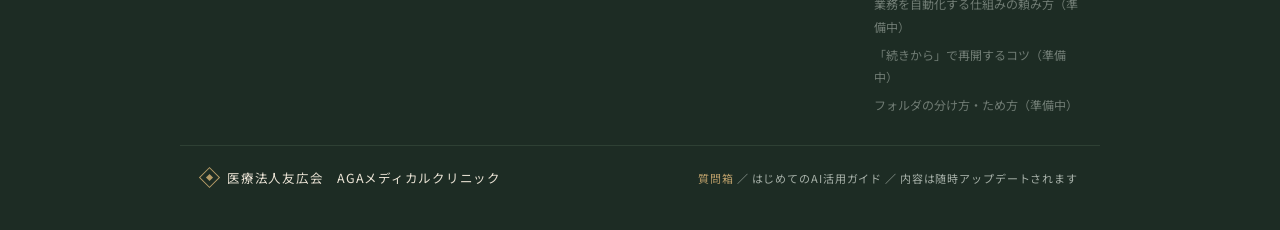
<file: basics/record/index.html>
<!DOCTYPE html>
<html lang="ja">
<head>
<script>(function(){try{var t=localStorage.getItem('aga-theme');if(t!=='light'&&t!=='dark')t='dark';document.documentElement.setAttribute('data-theme',t);}catch(e){document.documentElement.setAttribute('data-theme','dark');}})();</script>
<meta charset="UTF-8">
<meta name="viewport" content="width=device-width, initial-scale=1.0">
<title>記録 — 第二の脳 — AGA AI活用ガイド</title>
<meta name="description" content="医療法人友広会 AGAメディカルクリニック / はじめてのAI活用ガイド。ClaudeとObsidianの使い方を、初心者向けにやさしく。">
<link rel="icon" href="data:image/svg+xml,<svg xmlns='http://www.w3.org/2000/svg' viewBox='0 0 100 100'><rect x='30' y='30' width='40' height='40' transform='rotate(45 50 50)' fill='none' stroke='%23B69B67' stroke-width='7'/><rect x='41' y='41' width='18' height='18' transform='rotate(45 50 50)' fill='%23B69B67'/></svg>">
<link rel="preconnect" href="https://fonts.googleapis.com">
<link rel="preconnect" href="https://fonts.gstatic.com" crossorigin>
<link href="https://fonts.googleapis.com/css2?family=Shippori+Mincho:wght@500;600;700&family=Noto+Sans+JP:wght@300;400;500;700&display=swap" rel="stylesheet">
<link rel="stylesheet" href="../../assets/base.css">
<link rel="stylesheet" href="../../assets/site.css">
</head>
<body><header class="sitenav"><div class="inner">
  <a class="brand" href="../../"><span class="mk"></span><span class="bt">AGA AI活用ガイド</span></a>
  <nav class="links"><a href="../../start/">はじめる</a><a href="../../basics/" class="active">使い方</a><a href="../../examples/">実例</a><a href="../../topics/">もっと詳しく</a><a href="../../contact/" class="ask">質問箱</a></nav>
  <button class="themebtn" onclick="AGAtheme()" aria-label="配色（ダーク／ライト）を切り替え" title="配色を切り替え">
    <svg class="ic-sun" width="17" height="17" viewBox="0 0 24 24" fill="none" stroke="currentColor" stroke-width="1.8"><circle cx="12" cy="12" r="4"/><path d="M12 2.5v2M12 19.5v2M2.5 12h2M19.5 12h2M5 5l1.4 1.4M17.6 17.6l1.4 1.4M19 5l-1.4 1.4M6.4 17.6 5 19"/></svg>
    <svg class="ic-moon" width="16" height="16" viewBox="0 0 24 24" fill="none" stroke="currentColor" stroke-width="1.8"><path d="M21 12.8A8.5 8.5 0 1 1 11.2 3a6.6 6.6 0 0 0 9.8 9.8z"/></svg>
  </button>
  <button class="navtoggle" aria-label="メニューを開閉" onclick="document.querySelector('.sitenav .links').classList.toggle('open')"><span class="bar"></span>メニュー</button>
  </div></header><main class="wrap"><nav class="breadcrumb" aria-label="現在地"><a href="../../">ホーム</a><span class="sep">›</span><a href="../../basics/">使い方</a><span class="sep">›</span><span class="cur">記録 — 第二の脳</span></nav><div class="eyebrow">使い方</div><h1 class="page-title">記録 — 第二の脳</h1><div class="rule"></div><div class="page-body"><p class="lead">
    もうひとつ、大事な口ぐせがあります。<b>「これ、記録しておいて」</b>。この一言で、やったことが倉庫（Obsidian）に残ります。
    1回きりで忘れられるのではなく、<b>あなた専用の知識として、どんどん積み上がっていく</b>。ためるほど、相棒はあなたのことを分かってくれます。
  </p>

  <div class="oneline"><span class="lbl">口ぐせにしたい一言</span>「これ、<b>記録しておいて</b>」。——やった分だけ、あなたの<b>第二の脳</b>が育っていきます。</div>

  <p class="lead" style="margin-top:10px">なぜ、この2つの<b>掛け算</b>がすごいのか。</p>
  <div class="mult">
    <div class="m"><div class="mt">Claude Code</div><div class="md">動く力<br>調べる・書く・作る</div></div>
    <div class="op">×</div>
    <div class="m"><div class="mt">Obsidian</div><div class="md">ためる力<br>ぜんぶ残る・消えない</div></div>
    <div class="op">＝</div>
    <div class="m eq"><div class="mt">第二の脳</div><div class="md">使うほど賢くなる、あなた専用の相棒</div></div>
  </div>
  <p class="lead" style="font-size:14px;color:var(--text-soft);margin-top:2px">動くだけなら、毎回ゼロから。ためるだけなら、動かない。<b>両方そろって初めて</b>、「使うほど賢くなる相棒」になります。</p>

  <div class="diagram">
    <svg class="dgm" viewBox="0 0 900 240" xmlns="http://www.w3.org/2000/svg" role="img" aria-label="使うほど記録が積み上がっていく右肩上がりの図">
      <defs>
        <marker id="ar-c" markerWidth="9" markerHeight="9" refX="7" refY="4.5" orient="auto"><path class="mkg" d="M0,0 L9,4.5 L0,9 Z"/></marker>
      </defs>
      <line class="g" x1="66" y1="198" x2="846" y2="198"/>
      <rect class="barf" x="100" y="158" width="86" height="40" rx="4"/>
      <rect class="barf" x="252" y="128" width="86" height="70" rx="4"/>
      <rect class="barf" x="404" y="98" width="86" height="100" rx="4"/>
      <rect class="barf" x="556" y="68" width="86" height="130" rx="4"/>
      <rect class="barf" x="708" y="42" width="86" height="156" rx="4"/>
      <text class="ts" x="143" y="220" text-anchor="middle" font-size="11">1回目</text>
      <text class="ts" x="295" y="220" text-anchor="middle" font-size="11">2回目</text>
      <text class="ts" x="447" y="220" text-anchor="middle" font-size="11">3回目</text>
      <text class="ts" x="599" y="220" text-anchor="middle" font-size="11">4回目</text>
      <text class="ts" x="751" y="220" text-anchor="middle" font-size="11">…と続く</text>
      <path class="wireg" d="M120 150 L775 46" marker-end="url(#ar-c)"/>
      <text class="tg" x="470" y="34" text-anchor="middle" font-size="12">使うほど、あなた専用の知識が増えていく</text>
    </svg>
    <div class="dgm-cap">1回やった仕事は消えずに、あなた専用の知識としてたまっていきます。減りません。</div>
  </div>

  <div class="safe">
    <span class="si"><svg width="22" height="22" viewBox="0 0 24 24" fill="none" stroke="currentColor" stroke-width="1.8"><path d="M12 3l7 3v6c0 4-3 7-7 8-4-1-7-4-7-8V6z"/><path d="M9 12l2 2 4-4"/></svg></span>
    <div>しかも、ためる先は<b>あなたのパソコンの中の“あなたのフォルダ”</b>。どこか外へ預けているわけではありません。<b>ためても、危険が増えることはありません</b>。むしろ、自分の手元に自分の知識が整理されて残っていくだけ——安心して、どんどん貯めていってください。</div>
  </div>

  <div class="example">
    <div class="el"><span class="avatar">山</span>山本和幸の使い方</div>
    <div class="ex">「山本は、打ち合わせも、数字も、思いつきも、ぜんぶ<b>『記録しておいて』の一言で倉庫に残して</b>います。半年前の話でも、相棒がすぐ思い出してくれる。<b>やればやるほど積み上がって、二度と同じ説明をしなくてよくなる</b>——これが、いちばん効いています。」</div>
  </div></div><nav class="pagenav" aria-label="ページ移動"><a class="prev" href="../../basics/talk/"><span class="pl">← まえへ</span><span class="pt">伝え方 — あきらめない</span></a><a class="next" href="../../examples/cases/"><span class="pl">つぎへ →</span><span class="pt">じっさいの使い方</span></a><a class="tohome" href="../../"><span class="pt">↑ ホーム（目次）にもどる</span></a></nav></main><footer class="sitemapf">
  <div class="cols"><div class="col"><h4><a href="../../start/">はじめる</a></h4><a href="../../start/overview/">AIの全体像</a><a href="../../start/setup/">はじめの設定</a></div><div class="col"><h4><a href="../../basics/">使い方</a></h4><a href="../../basics/talk/">伝え方 — あきらめない</a><a href="../../basics/record/">記録 — 第二の脳</a></div><div class="col"><h4><a href="../../examples/">実例</a></h4><a href="../../examples/cases/">じっさいの使い方</a></div><div class="col"><h4><a href="../../topics/">もっと詳しく</a></h4><span class="dim">会議の録音を議事録にする（準備中）</span><span class="dim">レシート写真を経費表にする（準備中）</span><span class="dim">業務を自動化する仕組みの頼み方（準備中）</span><span class="dim">「続きから」で再開するコツ（準備中）</span><span class="dim">フォルダの分け方・ため方（準備中）</span></div></div>
  <div class="fbottom">
    <div class="fb"><span class="fm"></span>医療法人友広会　AGAメディカルクリニック</div>
    <div class="fn"><a href="../../contact/" style="color:var(--gold);text-decoration:none">質問箱</a> ／ はじめてのAI活用ガイド ／ 内容は随時アップデートされます</div>
  </div>
</footer><script>
function AGAtheme(){var h=document.documentElement;var n=h.getAttribute('data-theme')==='dark'?'light':'dark';h.setAttribute('data-theme',n);try{localStorage.setItem('aga-theme',n);}catch(e){}}
document.querySelectorAll('.sitenav .links a').forEach(function(a){a.addEventListener('click',function(){var l=a.closest('.links');if(l)l.classList.remove('open');});});
</script>
</body></html>
</file>
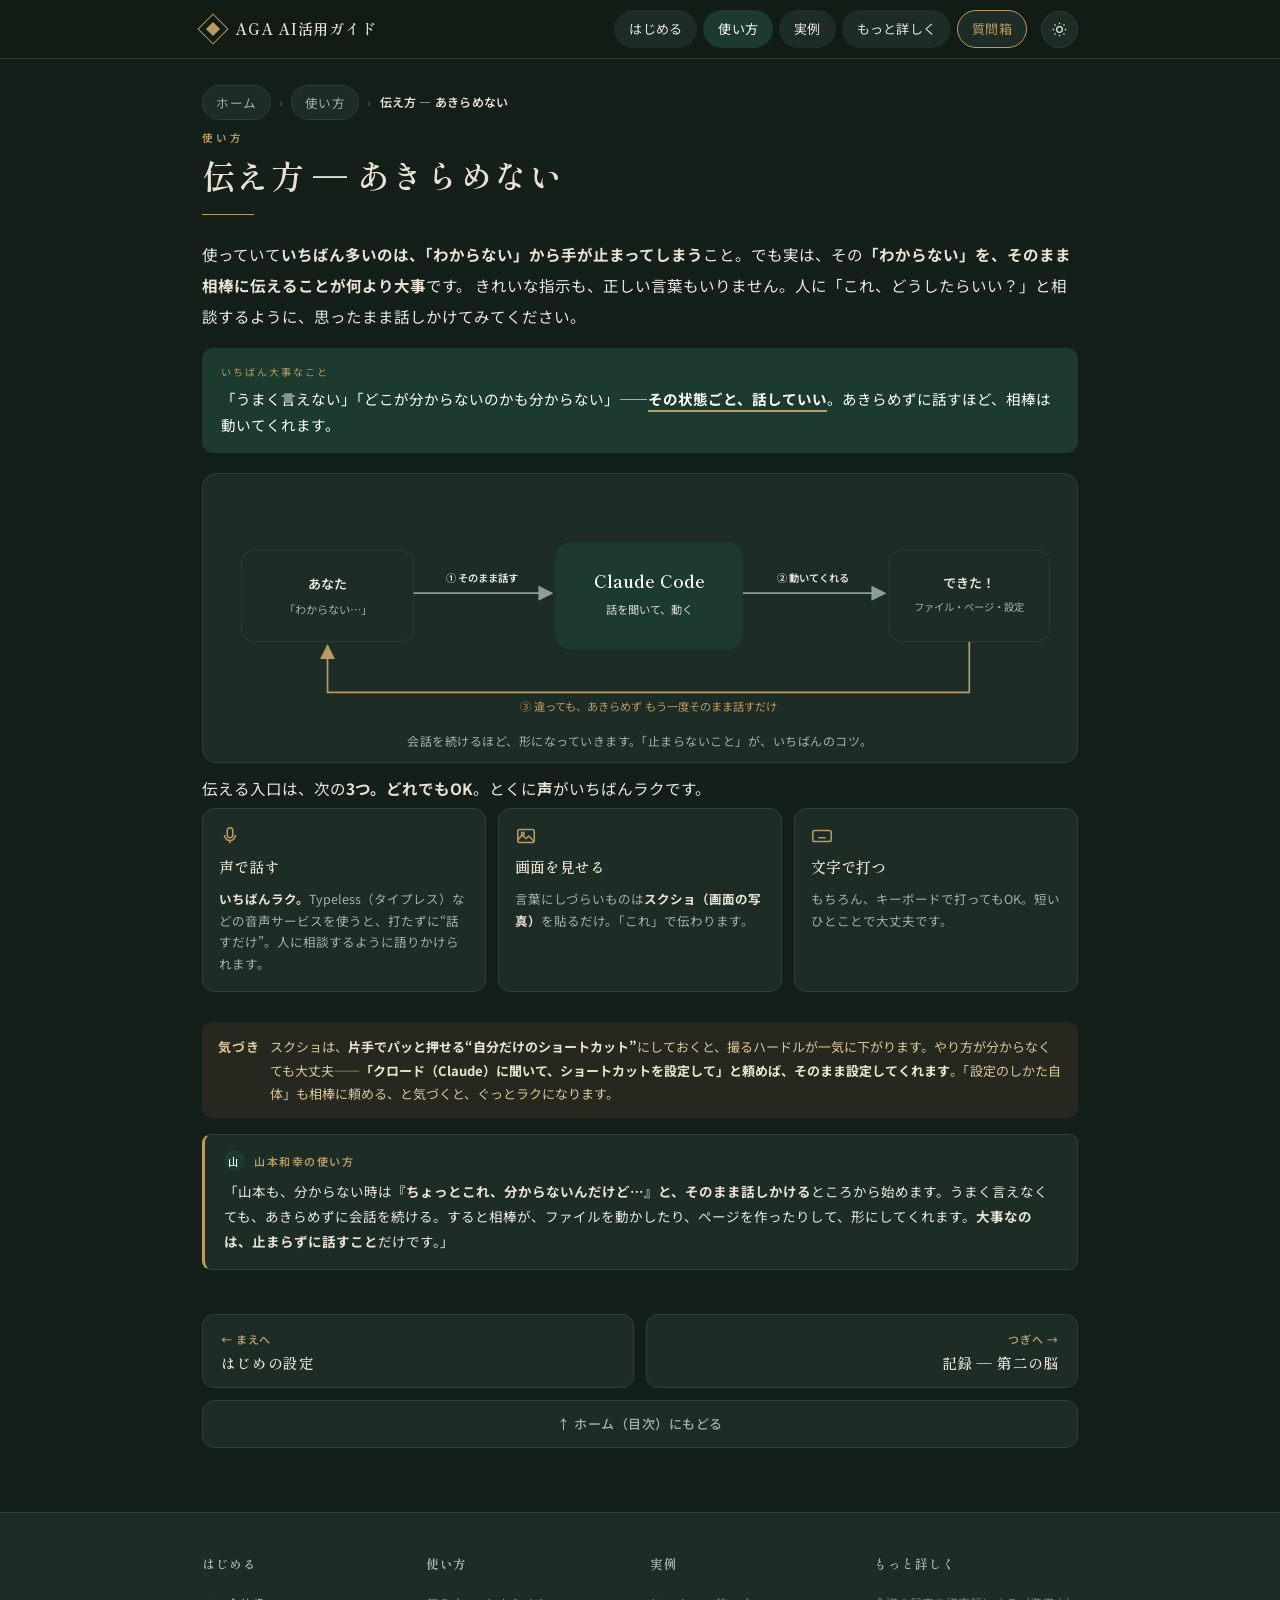
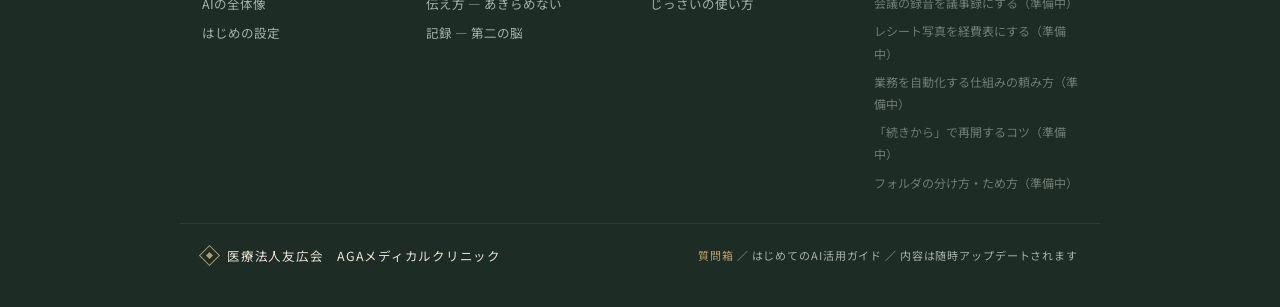
<file: basics/talk/index.html>
<!DOCTYPE html>
<html lang="ja">
<head>
<script>(function(){try{var t=localStorage.getItem('aga-theme');if(t!=='light'&&t!=='dark')t='dark';document.documentElement.setAttribute('data-theme',t);}catch(e){document.documentElement.setAttribute('data-theme','dark');}})();</script>
<meta charset="UTF-8">
<meta name="viewport" content="width=device-width, initial-scale=1.0">
<title>伝え方 — あきらめない — AGA AI活用ガイド</title>
<meta name="description" content="医療法人友広会 AGAメディカルクリニック / はじめてのAI活用ガイド。ClaudeとObsidianの使い方を、初心者向けにやさしく。">
<link rel="icon" href="data:image/svg+xml,<svg xmlns='http://www.w3.org/2000/svg' viewBox='0 0 100 100'><rect x='30' y='30' width='40' height='40' transform='rotate(45 50 50)' fill='none' stroke='%23B69B67' stroke-width='7'/><rect x='41' y='41' width='18' height='18' transform='rotate(45 50 50)' fill='%23B69B67'/></svg>">
<link rel="preconnect" href="https://fonts.googleapis.com">
<link rel="preconnect" href="https://fonts.gstatic.com" crossorigin>
<link href="https://fonts.googleapis.com/css2?family=Shippori+Mincho:wght@500;600;700&family=Noto+Sans+JP:wght@300;400;500;700&display=swap" rel="stylesheet">
<link rel="stylesheet" href="../../assets/base.css">
<link rel="stylesheet" href="../../assets/site.css">
</head>
<body><header class="sitenav"><div class="inner">
  <a class="brand" href="../../"><span class="mk"></span><span class="bt">AGA AI活用ガイド</span></a>
  <nav class="links"><a href="../../start/">はじめる</a><a href="../../basics/" class="active">使い方</a><a href="../../examples/">実例</a><a href="../../topics/">もっと詳しく</a><a href="../../contact/" class="ask">質問箱</a></nav>
  <button class="themebtn" onclick="AGAtheme()" aria-label="配色（ダーク／ライト）を切り替え" title="配色を切り替え">
    <svg class="ic-sun" width="17" height="17" viewBox="0 0 24 24" fill="none" stroke="currentColor" stroke-width="1.8"><circle cx="12" cy="12" r="4"/><path d="M12 2.5v2M12 19.5v2M2.5 12h2M19.5 12h2M5 5l1.4 1.4M17.6 17.6l1.4 1.4M19 5l-1.4 1.4M6.4 17.6 5 19"/></svg>
    <svg class="ic-moon" width="16" height="16" viewBox="0 0 24 24" fill="none" stroke="currentColor" stroke-width="1.8"><path d="M21 12.8A8.5 8.5 0 1 1 11.2 3a6.6 6.6 0 0 0 9.8 9.8z"/></svg>
  </button>
  <button class="navtoggle" aria-label="メニューを開閉" onclick="document.querySelector('.sitenav .links').classList.toggle('open')"><span class="bar"></span>メニュー</button>
  </div></header><main class="wrap"><nav class="breadcrumb" aria-label="現在地"><a href="../../">ホーム</a><span class="sep">›</span><a href="../../basics/">使い方</a><span class="sep">›</span><span class="cur">伝え方 — あきらめない</span></nav><div class="eyebrow">使い方</div><h1 class="page-title">伝え方 — あきらめない</h1><div class="rule"></div><div class="page-body"><p class="lead">
    使っていて<b>いちばん多いのは、「わからない」から手が止まってしまう</b>こと。でも実は、その<b>「わからない」を、そのまま相棒に伝えることが何より大事</b>です。
    きれいな指示も、正しい言葉もいりません。人に「これ、どうしたらいい？」と相談するように、思ったまま話しかけてみてください。
  </p>

  <div class="oneline"><span class="lbl">いちばん大事なこと</span>「うまく言えない」「どこが分からないのかも分からない」——<b>その状態ごと、話していい</b>。あきらめずに話すほど、相棒は動いてくれます。</div>

  <div class="diagram">
    <svg class="dgm" viewBox="0 0 900 250" xmlns="http://www.w3.org/2000/svg" role="img" aria-label="「わからない」と話しかけると相棒が動いてくれる。違ってももう一度話す、という会話ループの図">
      <defs>
        <marker id="ar-t" markerWidth="9" markerHeight="9" refX="7" refY="4.5" orient="auto"><path class="mkw" d="M0,0 L9,4.5 L0,9 Z"/></marker>
        <marker id="arg-t" markerWidth="9" markerHeight="9" refX="7" refY="4.5" orient="auto"><path class="mkg" d="M0,0 L9,4.5 L0,9 Z"/></marker>
      </defs>
      <rect class="box" x="24" y="60" width="184" height="98" rx="14"/>
      <text class="t" x="116" y="102" text-anchor="middle" font-size="14">あなた</text>
      <text class="ts" x="116" y="128" text-anchor="middle" font-size="12">「わからない…」</text>
      <rect class="hub" x="360" y="52" width="200" height="114" rx="16"/>
      <text class="th serif" x="460" y="100" text-anchor="middle" font-size="19" font-weight="600">Claude Code</text>
      <text x="460" y="128" text-anchor="middle" font-size="12" fill="rgba(255,255,255,.8)">話を聞いて、動く</text>
      <rect class="box" x="716" y="60" width="172" height="98" rx="14"/>
      <text class="t" x="802" y="100" text-anchor="middle" font-size="14">できた！</text>
      <text class="ts" x="802" y="125" text-anchor="middle" font-size="11">ファイル・ページ・設定</text>
      <line class="wire" x1="208" y1="106" x2="354" y2="106" marker-end="url(#ar-t)"/>
      <text class="t" x="281" y="94" text-anchor="middle" font-size="11">① そのまま話す</text>
      <line class="wire" x1="560" y1="106" x2="710" y2="106" marker-end="url(#ar-t)"/>
      <text class="t" x="635" y="94" text-anchor="middle" font-size="11">② 動いてくれる</text>
      <path class="wireg" d="M802 158 V212 H116 V164" marker-end="url(#arg-t)"/>
      <text class="tg" x="459" y="232" text-anchor="middle" font-size="12">③ 違っても、あきらめず もう一度そのまま話すだけ</text>
    </svg>
    <div class="dgm-cap">会話を続けるほど、形になっていきます。「止まらないこと」が、いちばんのコツ。</div>
  </div>

  <p class="lead" style="margin-top:10px">伝える入口は、次の<b>3つ。どれでもOK</b>。とくに<b>声</b>がいちばんラクです。</p>
  <div class="prep">
    <div class="p">
      <span class="pico ic-gold"><svg width="22" height="22" viewBox="0 0 24 24" fill="none" stroke="currentColor" stroke-width="1.7"><rect x="9" y="3" width="6" height="11" rx="3"/><path d="M6 11a6 6 0 0 0 12 0M12 17v3"/></svg></span>
      <div class="pt">声で話す</div>
      <div class="pd"><b>いちばんラク。</b>Typeless（タイプレス）などの音声サービスを使うと、打たずに“話すだけ”。人に相談するように語りかけられます。</div>
    </div>
    <div class="p">
      <span class="pico ic-gold"><svg width="22" height="22" viewBox="0 0 24 24" fill="none" stroke="currentColor" stroke-width="1.7"><rect x="3" y="5" width="18" height="14" rx="2"/><path d="M3 16l5-5 4 4 3-3 6 6"/><circle cx="8.5" cy="9.5" r="1.5"/></svg></span>
      <div class="pt">画面を見せる</div>
      <div class="pd">言葉にしづらいものは<b>スクショ（画面の写真）</b>を貼るだけ。「これ」で伝わります。</div>
    </div>
    <div class="p">
      <span class="pico ic-gold"><svg width="22" height="22" viewBox="0 0 24 24" fill="none" stroke="currentColor" stroke-width="1.7"><rect x="2" y="6" width="20" height="12" rx="2"/><path d="M6 10h.01M10 10h.01M14 10h.01M18 10h.01M8 14h8"/></svg></span>
      <div class="pt">文字で打つ</div>
      <div class="pd">もちろん、キーボードで打ってもOK。短いひとことで大丈夫です。</div>
    </div>
  </div>

  <div class="point"><span class="k">気づき</span><span>スクショは、<b>片手でパッと押せる“自分だけのショートカット”</b>にしておくと、撮るハードルが一気に下がります。やり方が分からなくても大丈夫——<b>「クロード（Claude）に聞いて、ショートカットを設定して」と頼めば、そのまま設定してくれます</b>。「設定のしかた自体」も相棒に頼める、と気づくと、ぐっとラクになります。</span></div>

  <div class="example">
    <div class="el"><span class="avatar">山</span>山本和幸の使い方</div>
    <div class="ex">「山本も、分からない時は<b>『ちょっとこれ、分からないんだけど…』と、そのまま話しかける</b>ところから始めます。うまく言えなくても、あきらめずに会話を続ける。すると相棒が、ファイルを動かしたり、ページを作ったりして、形にしてくれます。<b>大事なのは、止まらずに話すこと</b>だけです。」</div>
  </div></div><nav class="pagenav" aria-label="ページ移動"><a class="prev" href="../../start/setup/"><span class="pl">← まえへ</span><span class="pt">はじめの設定</span></a><a class="next" href="../../basics/record/"><span class="pl">つぎへ →</span><span class="pt">記録 — 第二の脳</span></a><a class="tohome" href="../../"><span class="pt">↑ ホーム（目次）にもどる</span></a></nav></main><footer class="sitemapf">
  <div class="cols"><div class="col"><h4><a href="../../start/">はじめる</a></h4><a href="../../start/overview/">AIの全体像</a><a href="../../start/setup/">はじめの設定</a></div><div class="col"><h4><a href="../../basics/">使い方</a></h4><a href="../../basics/talk/">伝え方 — あきらめない</a><a href="../../basics/record/">記録 — 第二の脳</a></div><div class="col"><h4><a href="../../examples/">実例</a></h4><a href="../../examples/cases/">じっさいの使い方</a></div><div class="col"><h4><a href="../../topics/">もっと詳しく</a></h4><span class="dim">会議の録音を議事録にする（準備中）</span><span class="dim">レシート写真を経費表にする（準備中）</span><span class="dim">業務を自動化する仕組みの頼み方（準備中）</span><span class="dim">「続きから」で再開するコツ（準備中）</span><span class="dim">フォルダの分け方・ため方（準備中）</span></div></div>
  <div class="fbottom">
    <div class="fb"><span class="fm"></span>医療法人友広会　AGAメディカルクリニック</div>
    <div class="fn"><a href="../../contact/" style="color:var(--gold);text-decoration:none">質問箱</a> ／ はじめてのAI活用ガイド ／ 内容は随時アップデートされます</div>
  </div>
</footer><script>
function AGAtheme(){var h=document.documentElement;var n=h.getAttribute('data-theme')==='dark'?'light':'dark';h.setAttribute('data-theme',n);try{localStorage.setItem('aga-theme',n);}catch(e){}}
document.querySelectorAll('.sitenav .links a').forEach(function(a){a.addEventListener('click',function(){var l=a.closest('.links');if(l)l.classList.remove('open');});});
</script>
</body></html>
</file>
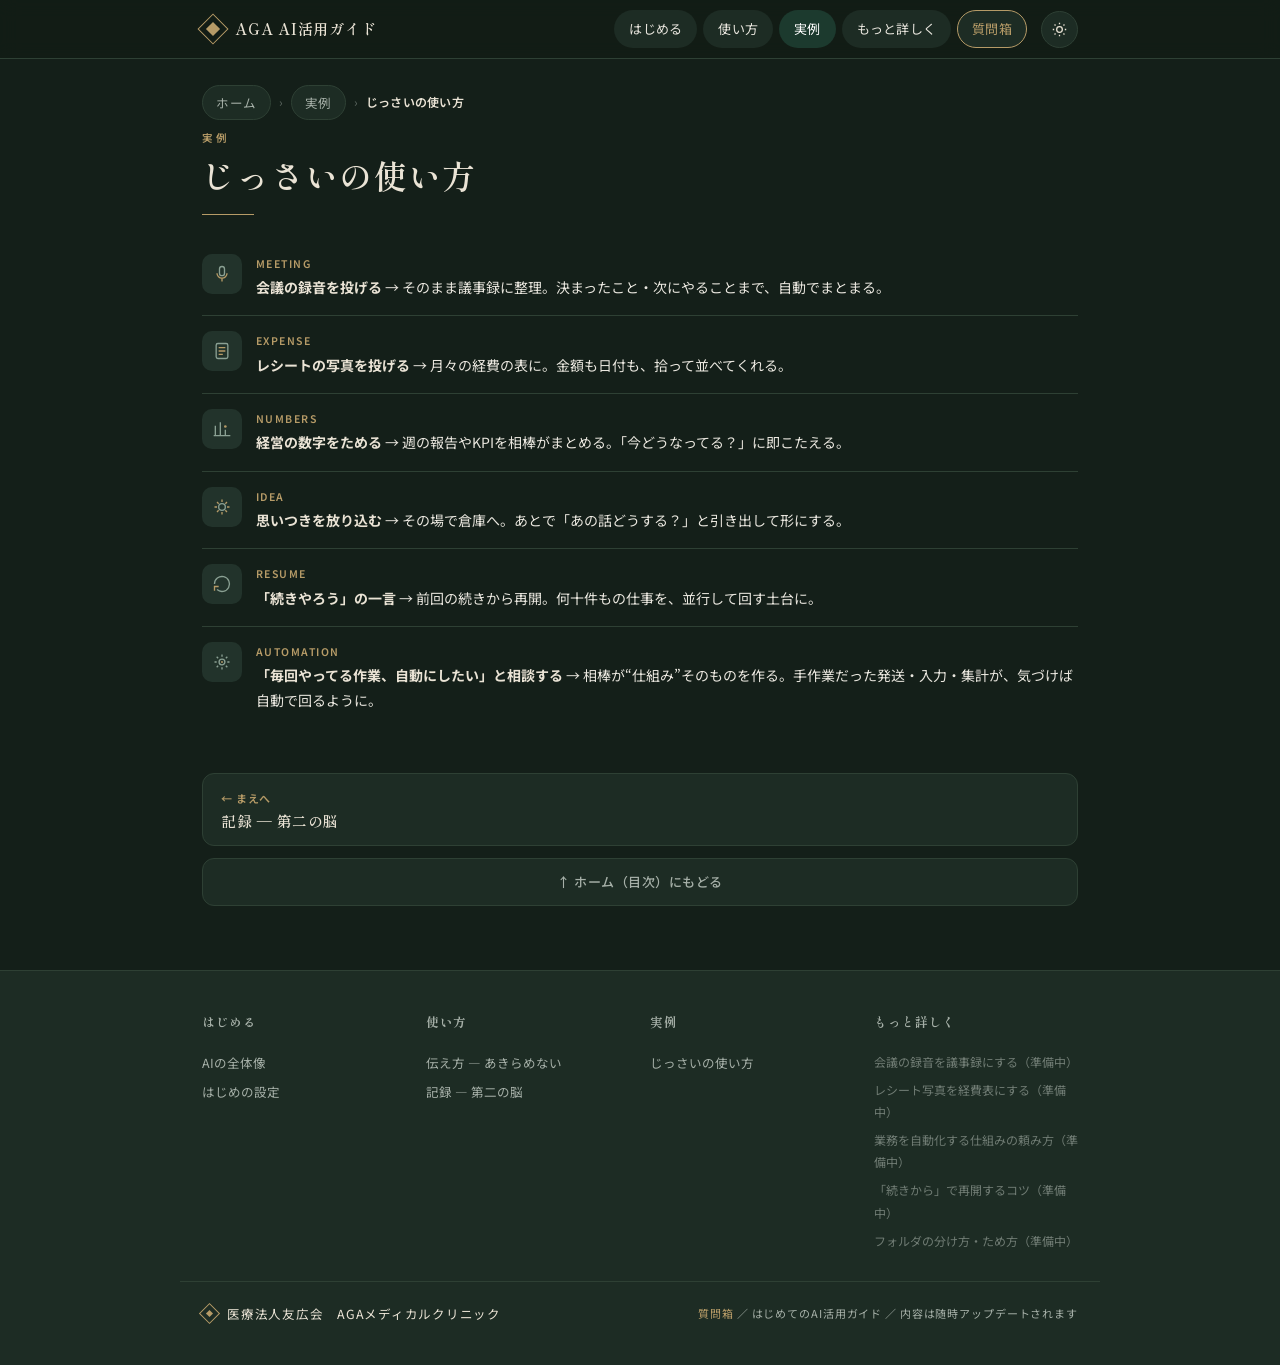
<file: examples/cases/index.html>
<!DOCTYPE html>
<html lang="ja">
<head>
<script>(function(){try{var t=localStorage.getItem('aga-theme');if(t!=='light'&&t!=='dark')t='dark';document.documentElement.setAttribute('data-theme',t);}catch(e){document.documentElement.setAttribute('data-theme','dark');}})();</script>
<meta charset="UTF-8">
<meta name="viewport" content="width=device-width, initial-scale=1.0">
<title>じっさいの使い方 — AGA AI活用ガイド</title>
<meta name="description" content="医療法人友広会 AGAメディカルクリニック / はじめてのAI活用ガイド。ClaudeとObsidianの使い方を、初心者向けにやさしく。">
<link rel="icon" href="data:image/svg+xml,<svg xmlns='http://www.w3.org/2000/svg' viewBox='0 0 100 100'><rect x='30' y='30' width='40' height='40' transform='rotate(45 50 50)' fill='none' stroke='%23B69B67' stroke-width='7'/><rect x='41' y='41' width='18' height='18' transform='rotate(45 50 50)' fill='%23B69B67'/></svg>">
<link rel="preconnect" href="https://fonts.googleapis.com">
<link rel="preconnect" href="https://fonts.gstatic.com" crossorigin>
<link href="https://fonts.googleapis.com/css2?family=Shippori+Mincho:wght@500;600;700&family=Noto+Sans+JP:wght@300;400;500;700&display=swap" rel="stylesheet">
<link rel="stylesheet" href="../../assets/base.css">
<link rel="stylesheet" href="../../assets/site.css">
</head>
<body><header class="sitenav"><div class="inner">
  <a class="brand" href="../../"><span class="mk"></span><span class="bt">AGA AI活用ガイド</span></a>
  <nav class="links"><a href="../../start/">はじめる</a><a href="../../basics/">使い方</a><a href="../../examples/" class="active">実例</a><a href="../../topics/">もっと詳しく</a><a href="../../contact/" class="ask">質問箱</a></nav>
  <button class="themebtn" onclick="AGAtheme()" aria-label="配色（ダーク／ライト）を切り替え" title="配色を切り替え">
    <svg class="ic-sun" width="17" height="17" viewBox="0 0 24 24" fill="none" stroke="currentColor" stroke-width="1.8"><circle cx="12" cy="12" r="4"/><path d="M12 2.5v2M12 19.5v2M2.5 12h2M19.5 12h2M5 5l1.4 1.4M17.6 17.6l1.4 1.4M19 5l-1.4 1.4M6.4 17.6 5 19"/></svg>
    <svg class="ic-moon" width="16" height="16" viewBox="0 0 24 24" fill="none" stroke="currentColor" stroke-width="1.8"><path d="M21 12.8A8.5 8.5 0 1 1 11.2 3a6.6 6.6 0 0 0 9.8 9.8z"/></svg>
  </button>
  <button class="navtoggle" aria-label="メニューを開閉" onclick="document.querySelector('.sitenav .links').classList.toggle('open')"><span class="bar"></span>メニュー</button>
  </div></header><main class="wrap"><nav class="breadcrumb" aria-label="現在地"><a href="../../">ホーム</a><span class="sep">›</span><a href="../../examples/">実例</a><span class="sep">›</span><span class="cur">じっさいの使い方</span></nav><div class="eyebrow">実例</div><h1 class="page-title">じっさいの使い方</h1><div class="rule"></div><div class="page-body"><div class="cases">
    <div class="case">
      <div class="ci"><svg width="20" height="20" viewBox="0 0 24 24"><path class="a" d="M12 3a3 3 0 0 1 3 3v5a3 3 0 0 1-6 0V6a3 3 0 0 1 3-3z" fill="none" stroke-width="1.6"/><path class="b" d="M6 11a6 6 0 0 0 12 0M12 17v4" fill="none" stroke-width="1.6"/></svg></div>
      <div><div class="ck">MEETING</div><div class="ct"><b>会議の録音を投げる</b> → そのまま議事録に整理。決まったこと・次にやることまで、自動でまとまる。</div></div>
    </div>
    <div class="case">
      <div class="ci"><svg width="20" height="20" viewBox="0 0 24 24"><rect class="a" x="5" y="3" width="14" height="18" rx="2" fill="none" stroke-width="1.6"/><path class="b" d="M8 8h8M8 12h8M8 16h5" fill="none" stroke-width="1.6"/></svg></div>
      <div><div class="ck">EXPENSE</div><div class="ct"><b>レシートの写真を投げる</b> → 月々の経費の表に。金額も日付も、拾って並べてくれる。</div></div>
    </div>
    <div class="case">
      <div class="ci"><svg width="20" height="20" viewBox="0 0 24 24"><path class="a" d="M4 20V8M10 20V4M16 20v-7M22 20H2" fill="none" stroke-width="1.6"/><circle class="bf" cx="16" cy="9" r="1.6"/></svg></div>
      <div><div class="ck">NUMBERS</div><div class="ct"><b>経営の数字をためる</b> → 週の報告やKPIを相棒がまとめる。「今どうなってる？」に即こたえる。</div></div>
    </div>
    <div class="case">
      <div class="ci"><svg width="20" height="20" viewBox="0 0 24 24"><path class="b" d="M12 3v3M12 18v3M3 12h3M18 12h3M6 6l2 2M16 16l2 2M18 6l-2 2M8 16l-2 2" fill="none" stroke-width="1.6"/><circle class="a" cx="12" cy="12" r="4" fill="none" stroke-width="1.6"/></svg></div>
      <div><div class="ck">IDEA</div><div class="ct"><b>思いつきを放り込む</b> → その場で倉庫へ。あとで「あの話どうする？」と引き出して形にする。</div></div>
    </div>
    <div class="case">
      <div class="ci"><svg width="20" height="20" viewBox="0 0 24 24"><path class="a" d="M3 12a9 9 0 1 1 3 6.7" fill="none" stroke-width="1.6"/><path class="b" d="M3 20v-5h5" fill="none" stroke-width="1.6"/></svg></div>
      <div><div class="ck">RESUME</div><div class="ct"><b>「続きやろう」の一言</b> → 前回の続きから再開。何十件もの仕事を、並行して回す土台に。</div></div>
    </div>
    <div class="case">
      <div class="ci"><svg width="20" height="20" viewBox="0 0 24 24"><path class="a" d="M12 15.5a3.5 3.5 0 1 0 0-7 3.5 3.5 0 0 0 0 7z" fill="none" stroke-width="1.6"/><path class="a" d="M12 3v2.6M12 18.4V21M3 12h2.6M18.4 12H21M5.6 5.6l1.8 1.8M16.6 16.6l1.8 1.8M18.4 5.6l-1.8 1.8M7.4 16.6l-1.8 1.8" fill="none" stroke-width="1.6"/><circle class="bf" cx="12" cy="12" r="1.1"/></svg></div>
      <div><div class="ck">AUTOMATION</div><div class="ct"><b>「毎回やってる作業、自動にしたい」と相談する</b> → 相棒が“仕組み”そのものを作る。手作業だった発送・入力・集計が、気づけば自動で回るように。</div></div>
    </div>
  </div></div><nav class="pagenav" aria-label="ページ移動"><a class="prev" href="../../basics/record/"><span class="pl">← まえへ</span><span class="pt">記録 — 第二の脳</span></a><a class="tohome" href="../../"><span class="pt">↑ ホーム（目次）にもどる</span></a></nav></main><footer class="sitemapf">
  <div class="cols"><div class="col"><h4><a href="../../start/">はじめる</a></h4><a href="../../start/overview/">AIの全体像</a><a href="../../start/setup/">はじめの設定</a></div><div class="col"><h4><a href="../../basics/">使い方</a></h4><a href="../../basics/talk/">伝え方 — あきらめない</a><a href="../../basics/record/">記録 — 第二の脳</a></div><div class="col"><h4><a href="../../examples/">実例</a></h4><a href="../../examples/cases/">じっさいの使い方</a></div><div class="col"><h4><a href="../../topics/">もっと詳しく</a></h4><span class="dim">会議の録音を議事録にする（準備中）</span><span class="dim">レシート写真を経費表にする（準備中）</span><span class="dim">業務を自動化する仕組みの頼み方（準備中）</span><span class="dim">「続きから」で再開するコツ（準備中）</span><span class="dim">フォルダの分け方・ため方（準備中）</span></div></div>
  <div class="fbottom">
    <div class="fb"><span class="fm"></span>医療法人友広会　AGAメディカルクリニック</div>
    <div class="fn"><a href="../../contact/" style="color:var(--gold);text-decoration:none">質問箱</a> ／ はじめてのAI活用ガイド ／ 内容は随時アップデートされます</div>
  </div>
</footer><script>
function AGAtheme(){var h=document.documentElement;var n=h.getAttribute('data-theme')==='dark'?'light':'dark';h.setAttribute('data-theme',n);try{localStorage.setItem('aga-theme',n);}catch(e){}}
document.querySelectorAll('.sitenav .links a').forEach(function(a){a.addEventListener('click',function(){var l=a.closest('.links');if(l)l.classList.remove('open');});});
</script>
</body></html>
</file>
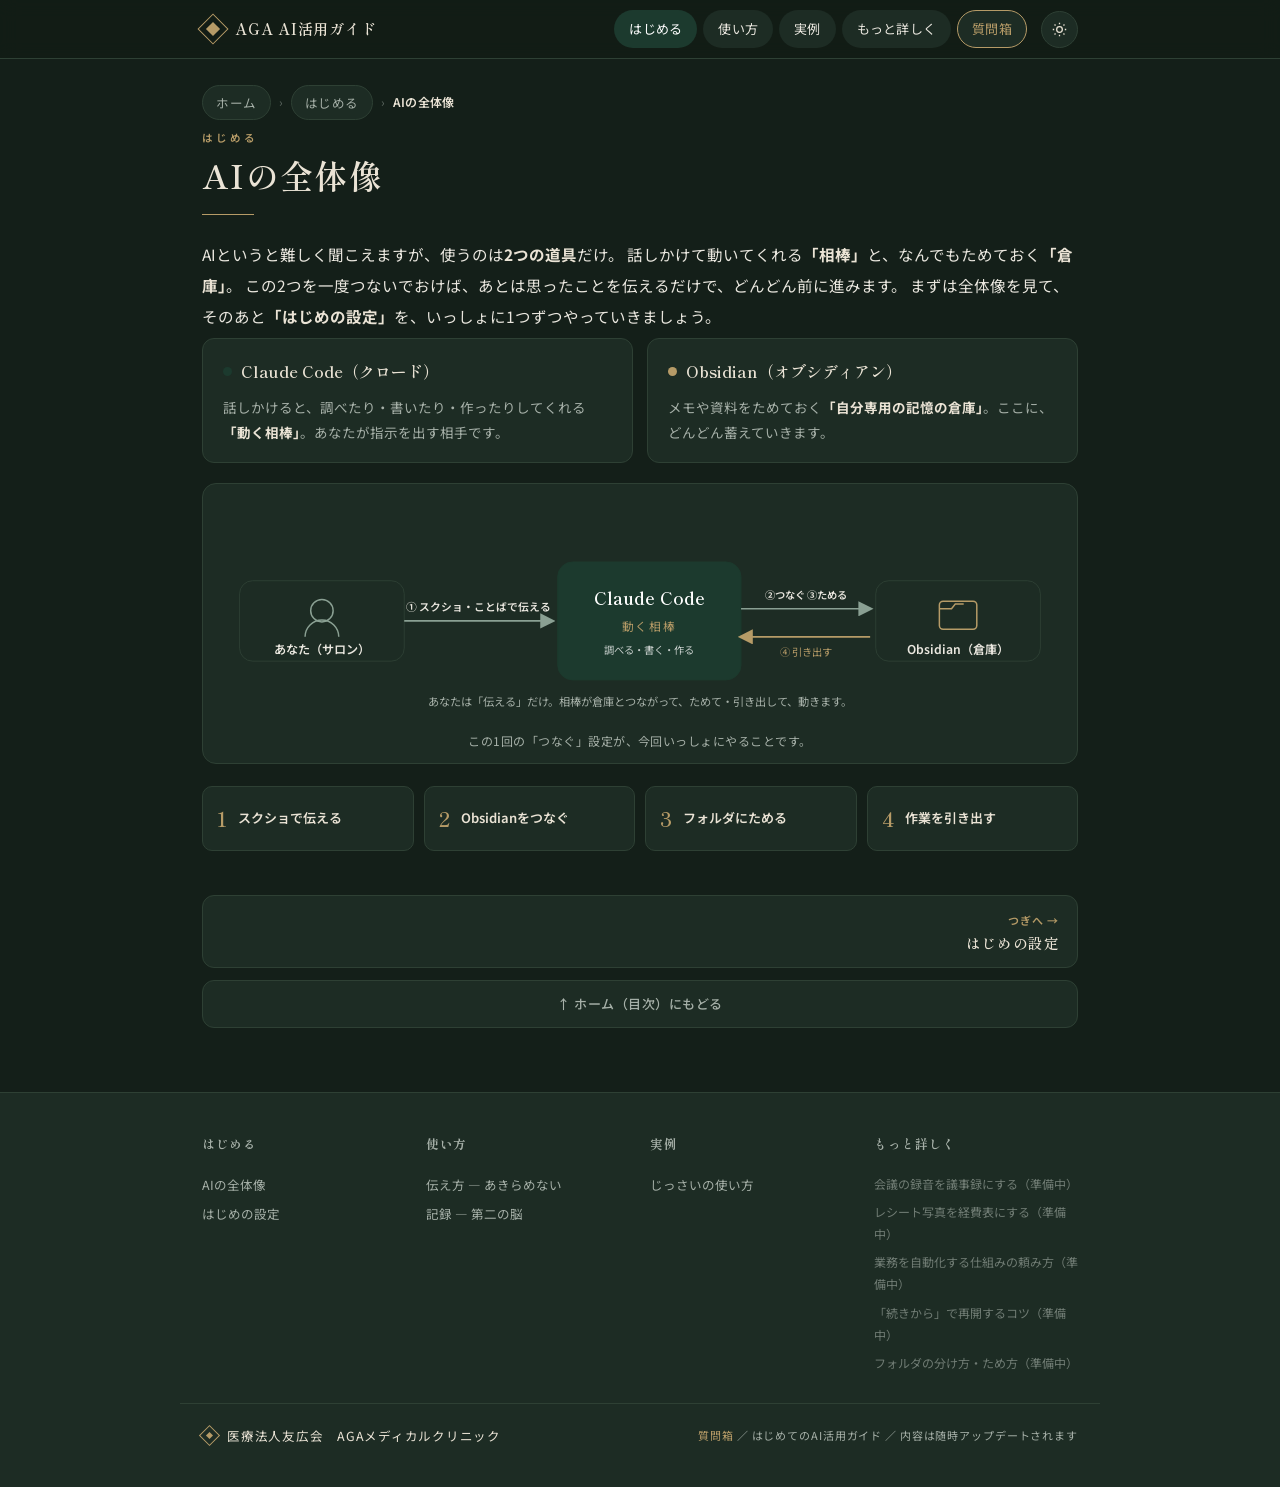
<file: start/overview/index.html>
<!DOCTYPE html>
<html lang="ja">
<head>
<script>(function(){try{var t=localStorage.getItem('aga-theme');if(t!=='light'&&t!=='dark')t='dark';document.documentElement.setAttribute('data-theme',t);}catch(e){document.documentElement.setAttribute('data-theme','dark');}})();</script>
<meta charset="UTF-8">
<meta name="viewport" content="width=device-width, initial-scale=1.0">
<title>AIの全体像 — AGA AI活用ガイド</title>
<meta name="description" content="医療法人友広会 AGAメディカルクリニック / はじめてのAI活用ガイド。ClaudeとObsidianの使い方を、初心者向けにやさしく。">
<link rel="icon" href="data:image/svg+xml,<svg xmlns='http://www.w3.org/2000/svg' viewBox='0 0 100 100'><rect x='30' y='30' width='40' height='40' transform='rotate(45 50 50)' fill='none' stroke='%23B69B67' stroke-width='7'/><rect x='41' y='41' width='18' height='18' transform='rotate(45 50 50)' fill='%23B69B67'/></svg>">
<link rel="preconnect" href="https://fonts.googleapis.com">
<link rel="preconnect" href="https://fonts.gstatic.com" crossorigin>
<link href="https://fonts.googleapis.com/css2?family=Shippori+Mincho:wght@500;600;700&family=Noto+Sans+JP:wght@300;400;500;700&display=swap" rel="stylesheet">
<link rel="stylesheet" href="../../assets/base.css">
<link rel="stylesheet" href="../../assets/site.css">
</head>
<body><header class="sitenav"><div class="inner">
  <a class="brand" href="../../"><span class="mk"></span><span class="bt">AGA AI活用ガイド</span></a>
  <nav class="links"><a href="../../start/" class="active">はじめる</a><a href="../../basics/">使い方</a><a href="../../examples/">実例</a><a href="../../topics/">もっと詳しく</a><a href="../../contact/" class="ask">質問箱</a></nav>
  <button class="themebtn" onclick="AGAtheme()" aria-label="配色（ダーク／ライト）を切り替え" title="配色を切り替え">
    <svg class="ic-sun" width="17" height="17" viewBox="0 0 24 24" fill="none" stroke="currentColor" stroke-width="1.8"><circle cx="12" cy="12" r="4"/><path d="M12 2.5v2M12 19.5v2M2.5 12h2M19.5 12h2M5 5l1.4 1.4M17.6 17.6l1.4 1.4M19 5l-1.4 1.4M6.4 17.6 5 19"/></svg>
    <svg class="ic-moon" width="16" height="16" viewBox="0 0 24 24" fill="none" stroke="currentColor" stroke-width="1.8"><path d="M21 12.8A8.5 8.5 0 1 1 11.2 3a6.6 6.6 0 0 0 9.8 9.8z"/></svg>
  </button>
  <button class="navtoggle" aria-label="メニューを開閉" onclick="document.querySelector('.sitenav .links').classList.toggle('open')"><span class="bar"></span>メニュー</button>
  </div></header><main class="wrap"><nav class="breadcrumb" aria-label="現在地"><a href="../../">ホーム</a><span class="sep">›</span><a href="../../start/">はじめる</a><span class="sep">›</span><span class="cur">AIの全体像</span></nav><div class="eyebrow">はじめる</div><h1 class="page-title">AIの全体像</h1><div class="rule"></div><div class="page-body"><p class="lead">
    AIというと難しく聞こえますが、使うのは<b>2つの道具</b>だけ。
    話しかけて動いてくれる<b>「相棒」</b>と、なんでもためておく<b>「倉庫」</b>。
    この2つを一度つないでおけば、あとは思ったことを伝えるだけで、どんどん前に進みます。
    まずは全体像を見て、そのあと<b>「はじめの設定」</b>を、いっしょに1つずつやっていきましょう。
  </p>

  <div class="tools">
    <div class="tool">
      <div class="tn"><span class="dot" style="background:var(--forest)"></span>Claude Code（クロード）</div>
      <div class="td">話しかけると、調べたり・書いたり・作ったりしてくれる<b>「動く相棒」</b>。あなたが指示を出す相手です。</div>
    </div>
    <div class="tool">
      <div class="tn"><span class="dot" style="background:var(--gold)"></span>Obsidian（オブシディアン）</div>
      <div class="td">メモや資料をためておく<b>「自分専用の記憶の倉庫」</b>。ここに、どんどん蓄えていきます。</div>
    </div>
  </div>

  <div class="diagram">
    <svg class="dgm" viewBox="0 0 900 240" xmlns="http://www.w3.org/2000/svg" role="img" aria-label="あなたが相棒に伝え、相棒が倉庫にためて引き出す流れ図">
      <defs>
        <marker id="ar" markerWidth="9" markerHeight="9" refX="7" refY="4.5" orient="auto"><path class="mkw" d="M0,0 L9,4.5 L0,9 Z"/></marker>
        <marker id="arg" markerWidth="9" markerHeight="9" refX="7" refY="4.5" orient="auto"><path class="mkg" d="M0,0 L9,4.5 L0,9 Z"/></marker>
      </defs>
      <!-- あなた -->
      <rect class="box" x="22" y="82" width="176" height="86" rx="14"/>
      <circle class="g" cx="110" cy="114" r="12"/>
      <path class="g" d="M92 142 a18 18 0 0 1 36 0"/>
      <text class="t" x="110" y="160" text-anchor="middle" font-size="13">あなた（サロン）</text>
      <!-- Claude Code -->
      <rect class="hub" x="362" y="62" width="196" height="126" rx="16"/>
      <text class="th serif" x="460" y="108" text-anchor="middle" font-size="19" font-weight="600">Claude Code</text>
      <text class="tg" x="460" y="136" text-anchor="middle" font-size="12.5" letter-spacing="2">動く相棒</text>
      <text x="460" y="160" text-anchor="middle" font-size="11" fill="rgba(255,255,255,.75)">調べる・書く・作る</text>
      <!-- Obsidian -->
      <rect class="box" x="702" y="82" width="176" height="86" rx="14"/>
      <rect class="gg" x="770" y="104" width="40" height="30" rx="4"/>
      <path class="gg" d="M770 112 h13 l4 -5 h9"/>
      <text class="t" x="790" y="160" text-anchor="middle" font-size="13">Obsidian（倉庫）</text>
      <!-- 矢印 -->
      <line class="wire" x1="198" y1="125" x2="356" y2="125" marker-end="url(#ar)"/>
      <text class="t" x="277" y="114" text-anchor="middle" font-size="11.5">① スクショ・ことばで伝える</text>
      <line class="wire" x1="558" y1="112" x2="696" y2="112" marker-end="url(#ar)"/>
      <text class="t" x="627" y="102" text-anchor="middle" font-size="11">②つなぐ ③ためる</text>
      <line class="wireg" x1="696" y1="142" x2="558" y2="142" marker-end="url(#arg)"/>
      <text class="tg" x="627" y="162" text-anchor="middle" font-size="11">④ 引き出す</text>
      <text class="ts" x="450" y="216" text-anchor="middle" font-size="12">あなたは「伝える」だけ。相棒が倉庫とつながって、ためて・引き出して、動きます。</text>
    </svg>
    <div class="dgm-cap">この1回の「つなぐ」設定が、今回いっしょにやることです。</div>
  </div>

  <div class="steplist">
    <div class="sl"><span class="n">1</span><span class="t">スクショで伝える</span></div>
    <div class="sl"><span class="n">2</span><span class="t">Obsidianをつなぐ</span></div>
    <div class="sl"><span class="n">3</span><span class="t">フォルダにためる</span></div>
    <div class="sl"><span class="n">4</span><span class="t">作業を引き出す</span></div>
  </div></div><nav class="pagenav" aria-label="ページ移動"><a class="next" href="../../start/setup/"><span class="pl">つぎへ →</span><span class="pt">はじめの設定</span></a><a class="tohome" href="../../"><span class="pt">↑ ホーム（目次）にもどる</span></a></nav></main><footer class="sitemapf">
  <div class="cols"><div class="col"><h4><a href="../../start/">はじめる</a></h4><a href="../../start/overview/">AIの全体像</a><a href="../../start/setup/">はじめの設定</a></div><div class="col"><h4><a href="../../basics/">使い方</a></h4><a href="../../basics/talk/">伝え方 — あきらめない</a><a href="../../basics/record/">記録 — 第二の脳</a></div><div class="col"><h4><a href="../../examples/">実例</a></h4><a href="../../examples/cases/">じっさいの使い方</a></div><div class="col"><h4><a href="../../topics/">もっと詳しく</a></h4><span class="dim">会議の録音を議事録にする（準備中）</span><span class="dim">レシート写真を経費表にする（準備中）</span><span class="dim">業務を自動化する仕組みの頼み方（準備中）</span><span class="dim">「続きから」で再開するコツ（準備中）</span><span class="dim">フォルダの分け方・ため方（準備中）</span></div></div>
  <div class="fbottom">
    <div class="fb"><span class="fm"></span>医療法人友広会　AGAメディカルクリニック</div>
    <div class="fn"><a href="../../contact/" style="color:var(--gold);text-decoration:none">質問箱</a> ／ はじめてのAI活用ガイド ／ 内容は随時アップデートされます</div>
  </div>
</footer><script>
function AGAtheme(){var h=document.documentElement;var n=h.getAttribute('data-theme')==='dark'?'light':'dark';h.setAttribute('data-theme',n);try{localStorage.setItem('aga-theme',n);}catch(e){}}
document.querySelectorAll('.sitenav .links a').forEach(function(a){a.addEventListener('click',function(){var l=a.closest('.links');if(l)l.classList.remove('open');});});
</script>
</body></html>
</file>
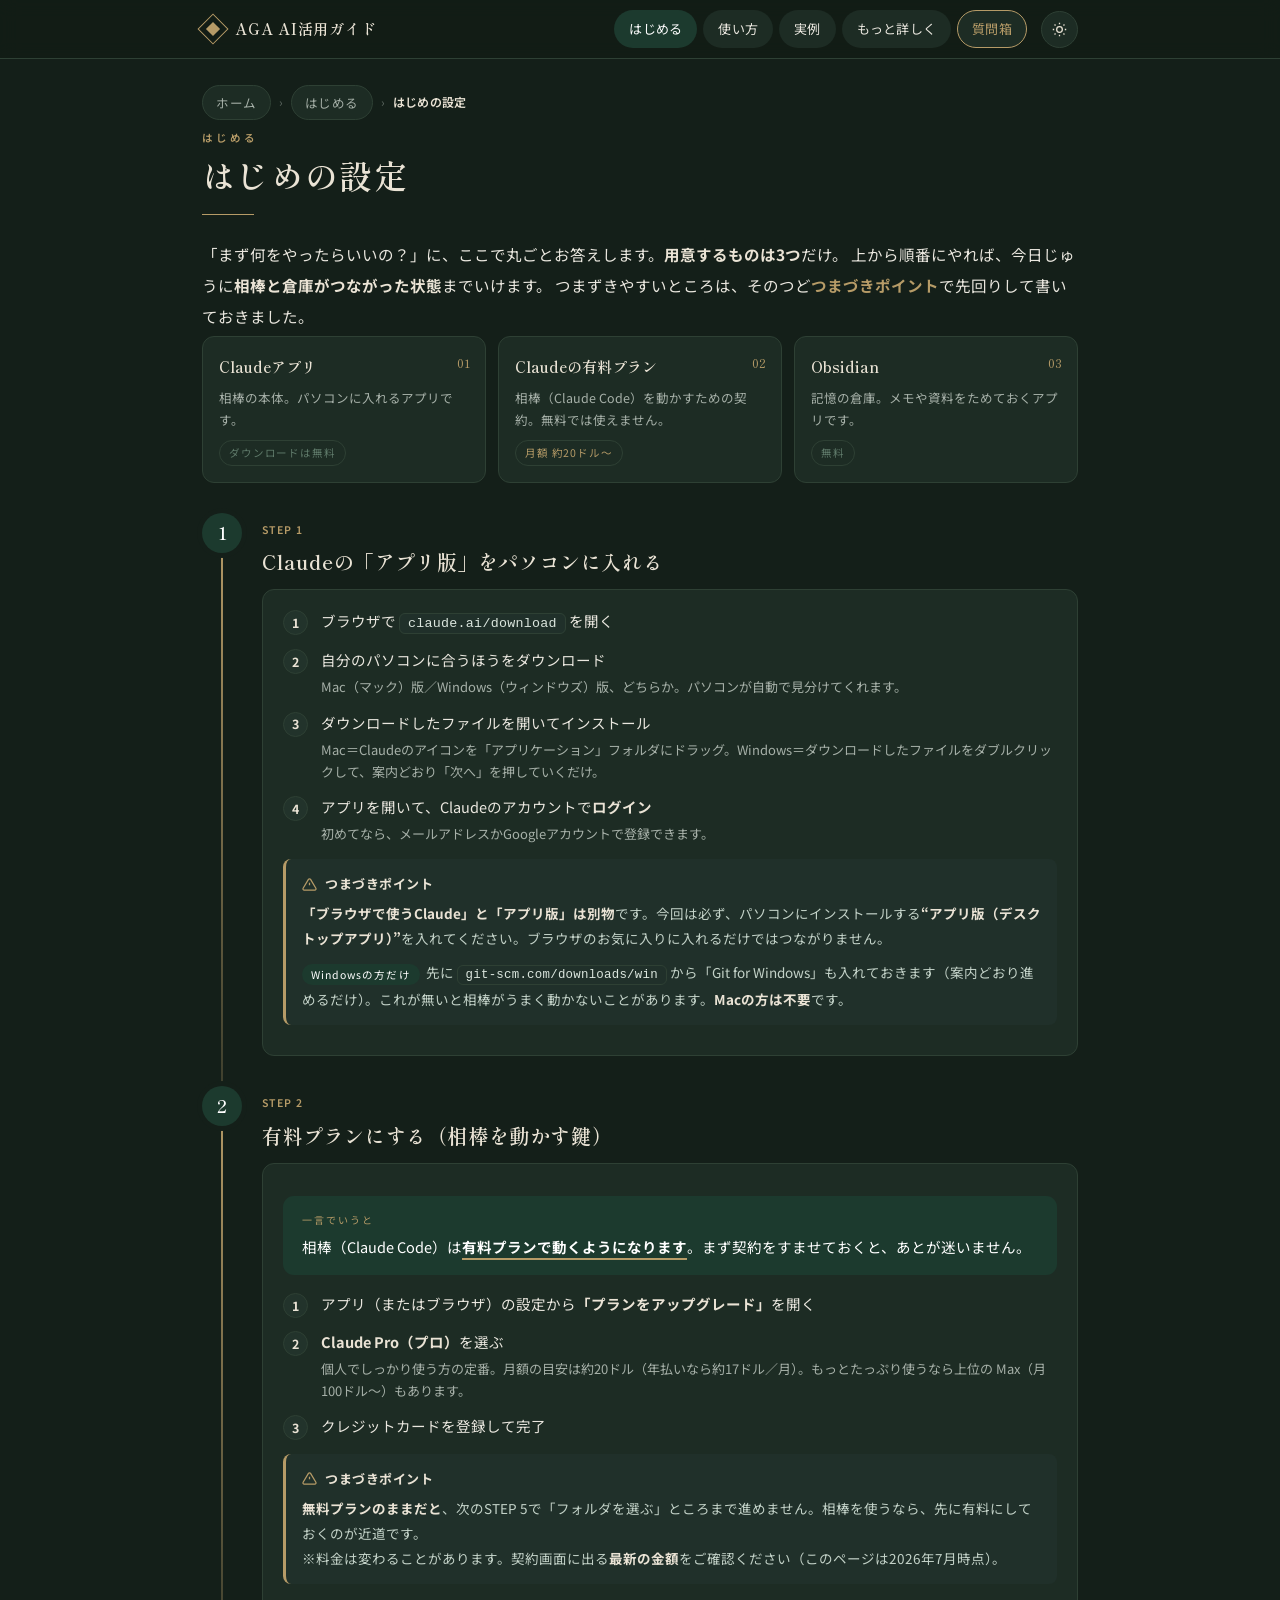
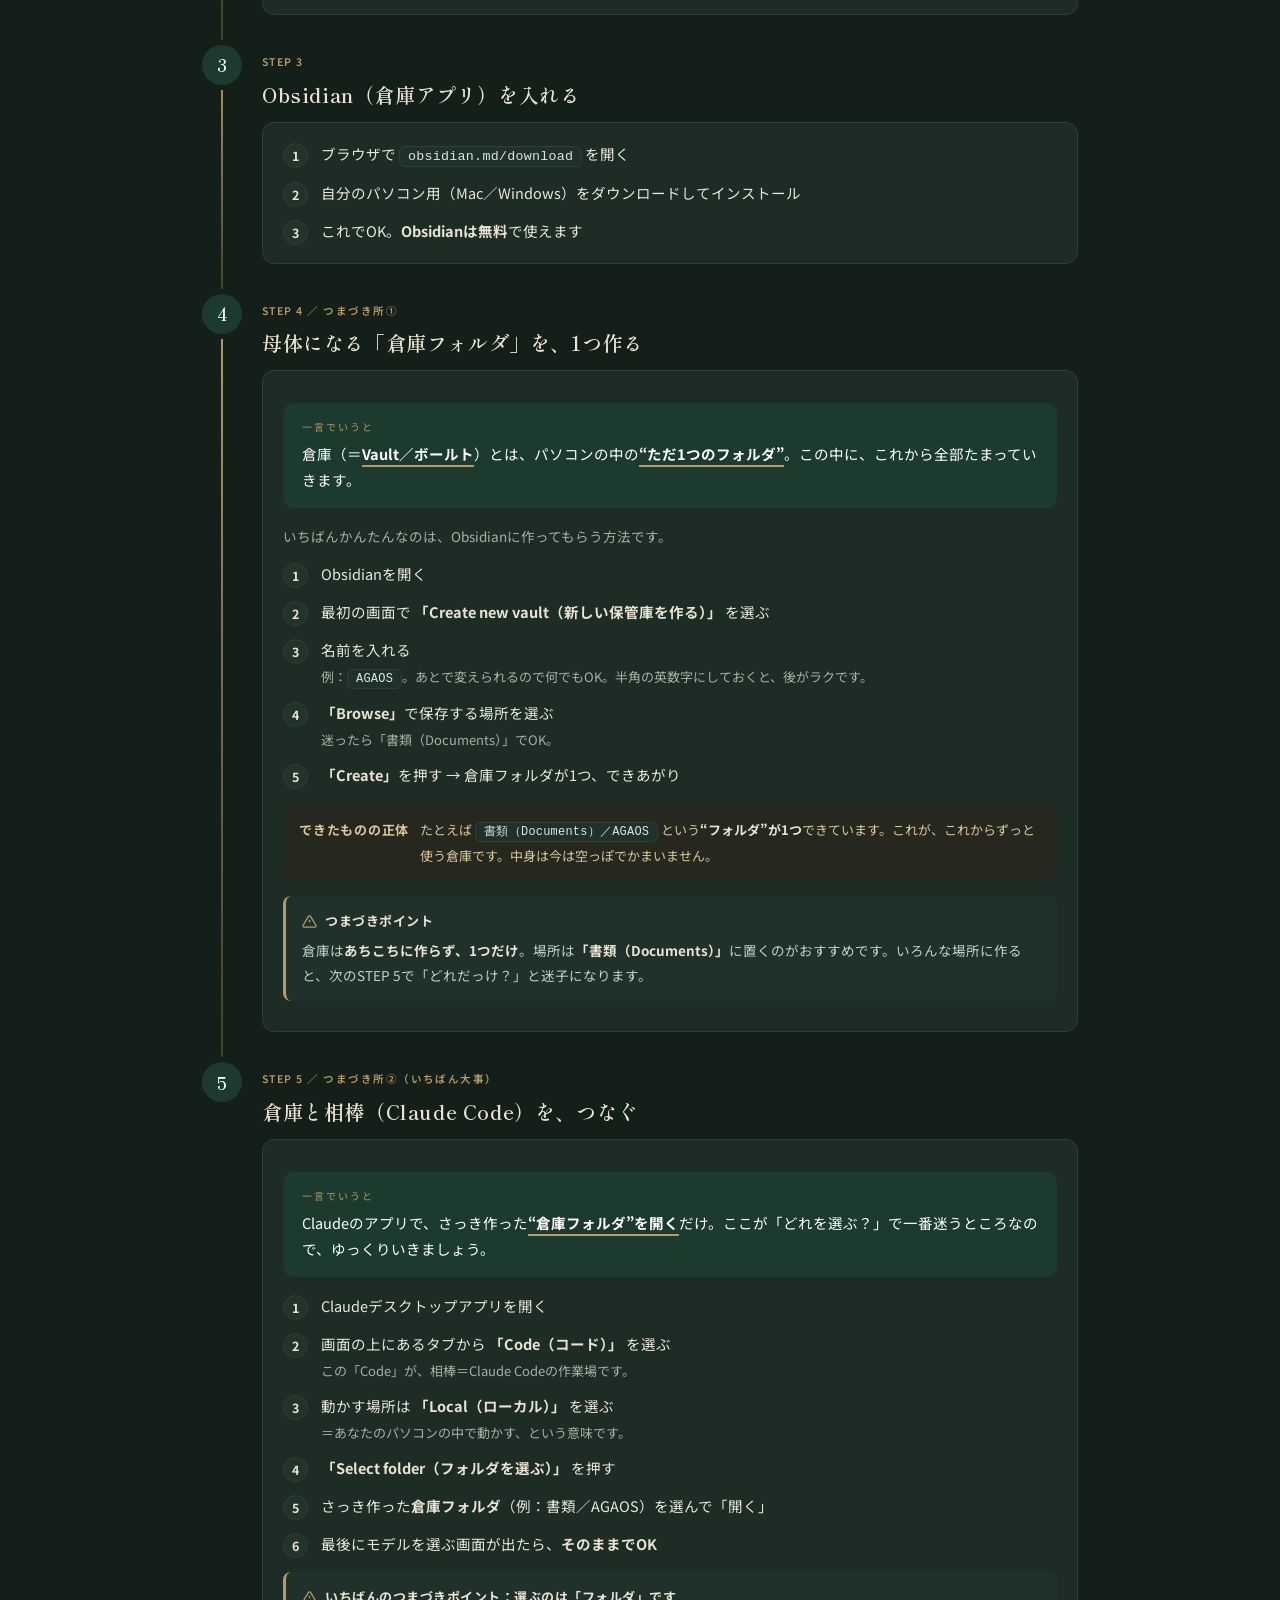
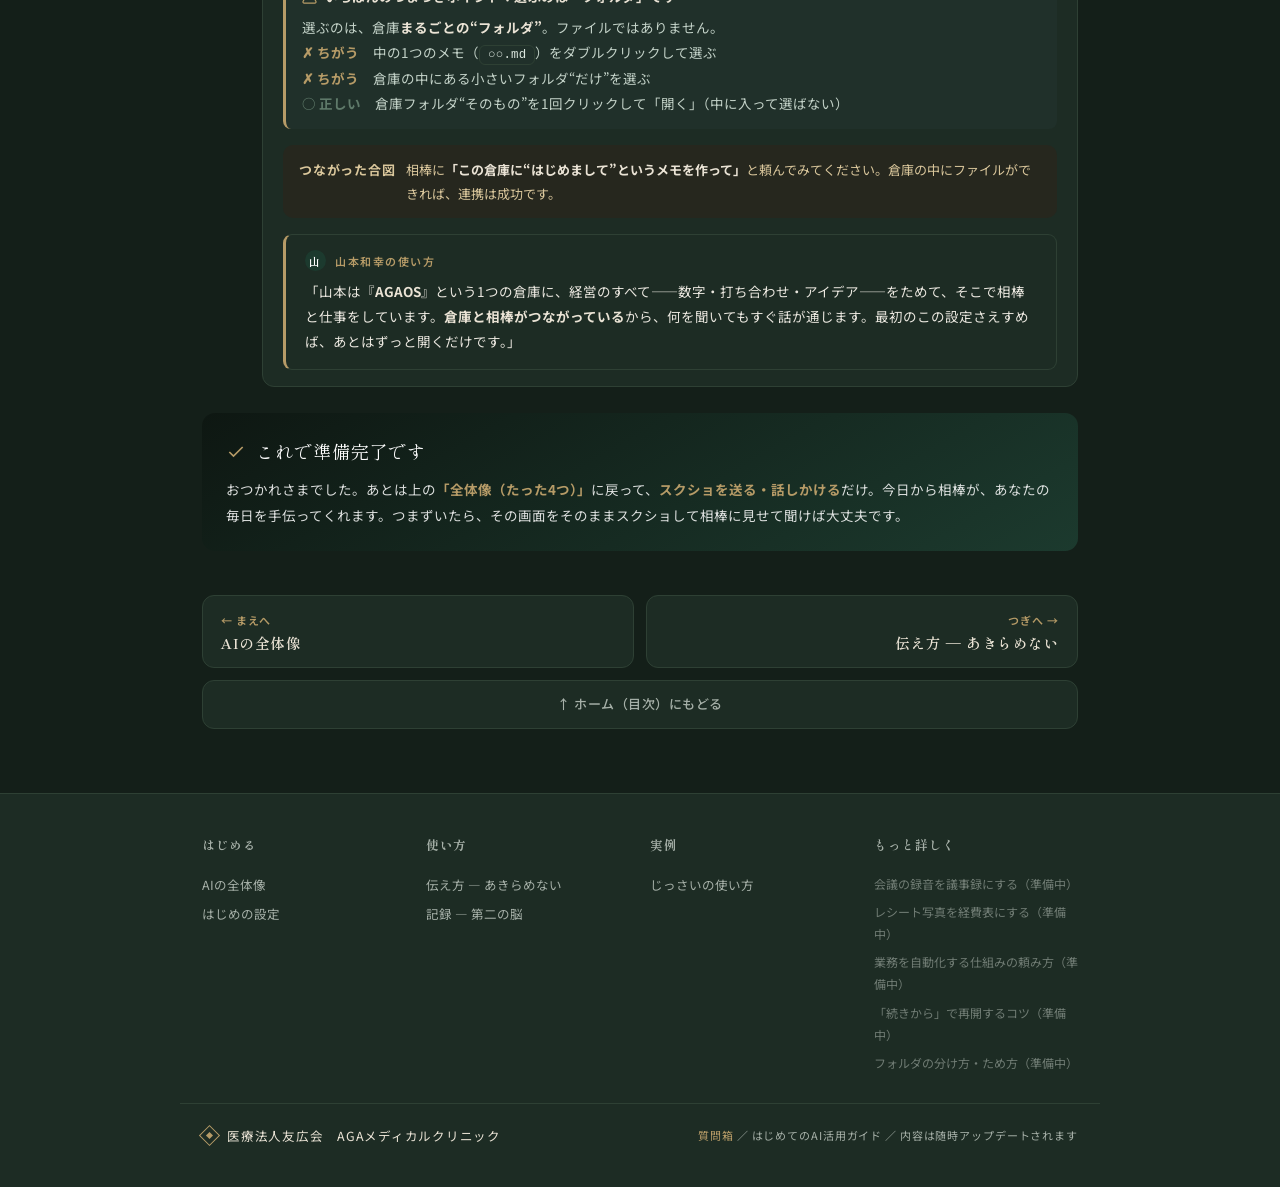
<file: start/setup/index.html>
<!DOCTYPE html>
<html lang="ja">
<head>
<script>(function(){try{var t=localStorage.getItem('aga-theme');if(t!=='light'&&t!=='dark')t='dark';document.documentElement.setAttribute('data-theme',t);}catch(e){document.documentElement.setAttribute('data-theme','dark');}})();</script>
<meta charset="UTF-8">
<meta name="viewport" content="width=device-width, initial-scale=1.0">
<title>はじめの設定 — AGA AI活用ガイド</title>
<meta name="description" content="医療法人友広会 AGAメディカルクリニック / はじめてのAI活用ガイド。ClaudeとObsidianの使い方を、初心者向けにやさしく。">
<link rel="icon" href="data:image/svg+xml,<svg xmlns='http://www.w3.org/2000/svg' viewBox='0 0 100 100'><rect x='30' y='30' width='40' height='40' transform='rotate(45 50 50)' fill='none' stroke='%23B69B67' stroke-width='7'/><rect x='41' y='41' width='18' height='18' transform='rotate(45 50 50)' fill='%23B69B67'/></svg>">
<link rel="preconnect" href="https://fonts.googleapis.com">
<link rel="preconnect" href="https://fonts.gstatic.com" crossorigin>
<link href="https://fonts.googleapis.com/css2?family=Shippori+Mincho:wght@500;600;700&family=Noto+Sans+JP:wght@300;400;500;700&display=swap" rel="stylesheet">
<link rel="stylesheet" href="../../assets/base.css">
<link rel="stylesheet" href="../../assets/site.css">
</head>
<body><header class="sitenav"><div class="inner">
  <a class="brand" href="../../"><span class="mk"></span><span class="bt">AGA AI活用ガイド</span></a>
  <nav class="links"><a href="../../start/" class="active">はじめる</a><a href="../../basics/">使い方</a><a href="../../examples/">実例</a><a href="../../topics/">もっと詳しく</a><a href="../../contact/" class="ask">質問箱</a></nav>
  <button class="themebtn" onclick="AGAtheme()" aria-label="配色（ダーク／ライト）を切り替え" title="配色を切り替え">
    <svg class="ic-sun" width="17" height="17" viewBox="0 0 24 24" fill="none" stroke="currentColor" stroke-width="1.8"><circle cx="12" cy="12" r="4"/><path d="M12 2.5v2M12 19.5v2M2.5 12h2M19.5 12h2M5 5l1.4 1.4M17.6 17.6l1.4 1.4M19 5l-1.4 1.4M6.4 17.6 5 19"/></svg>
    <svg class="ic-moon" width="16" height="16" viewBox="0 0 24 24" fill="none" stroke="currentColor" stroke-width="1.8"><path d="M21 12.8A8.5 8.5 0 1 1 11.2 3a6.6 6.6 0 0 0 9.8 9.8z"/></svg>
  </button>
  <button class="navtoggle" aria-label="メニューを開閉" onclick="document.querySelector('.sitenav .links').classList.toggle('open')"><span class="bar"></span>メニュー</button>
  </div></header><main class="wrap"><nav class="breadcrumb" aria-label="現在地"><a href="../../">ホーム</a><span class="sep">›</span><a href="../../start/">はじめる</a><span class="sep">›</span><span class="cur">はじめの設定</span></nav><div class="eyebrow">はじめる</div><h1 class="page-title">はじめの設定</h1><div class="rule"></div><div class="page-body"><p class="lead">
    「まず何をやったらいいの？」に、ここで丸ごとお答えします。<b>用意するものは3つ</b>だけ。
    上から順番にやれば、今日じゅうに<b>相棒と倉庫がつながった状態</b>までいけます。
    つまずきやすいところは、そのつど<span style="color:var(--gold);font-weight:700">つまづきポイント</span>で先回りして書いておきました。
  </p>

  <!-- 用意するもの -->
  <div class="prep">
    <div class="p">
      <div class="pn">01</div>
      <div class="pt">Claudeアプリ</div>
      <div class="pd">相棒の本体。パソコンに入れるアプリです。</div>
      <span class="free">ダウンロードは無料</span>
    </div>
    <div class="p">
      <div class="pn">02</div>
      <div class="pt">Claudeの有料プラン</div>
      <div class="pd">相棒（Claude Code）を動かすための契約。無料では使えません。</div>
      <span class="free paid">月額 約20ドル〜</span>
    </div>
    <div class="p">
      <div class="pn">03</div>
      <div class="pt">Obsidian</div>
      <div class="pd">記憶の倉庫。メモや資料をためておくアプリです。</div>
      <span class="free">無料</span>
    </div>
  </div>

  <div class="stepper">

    <!-- STEP 1 -->
    <div class="stp">
      <div class="node">1</div>
      <span class="stag">STEP 1</span>
      <div class="stitle">Claudeの「アプリ版」をパソコンに入れる</div>
      <div class="card">
        <div class="how">
          <div class="row"><span class="num">1</span><span class="rt">ブラウザで <span class="u">claude.ai/download</span> を開く</span></div>
          <div class="row"><span class="num">2</span><span class="rt">自分のパソコンに合うほうをダウンロード<span class="sub">Mac（マック）版／Windows（ウィンドウズ）版、どちらか。パソコンが自動で見分けてくれます。</span></span></div>
          <div class="row"><span class="num">3</span><span class="rt">ダウンロードしたファイルを開いてインストール<span class="sub">Mac＝Claudeのアイコンを「アプリケーション」フォルダにドラッグ。Windows＝ダウンロードしたファイルをダブルクリックして、案内どおり「次へ」を押していくだけ。</span></span></div>
          <div class="row"><span class="num">4</span><span class="rt">アプリを開いて、Claudeのアカウントで<b>ログイン</b><span class="sub">初めてなら、メールアドレスかGoogleアカウントで登録できます。</span></span></div>
        </div>
        <div class="trap">
          <div class="th"><svg width="15" height="15" viewBox="0 0 24 24" fill="none" stroke="currentColor" stroke-width="2" class="ic-gold"><path d="M12 9v4M12 17h.01M10.3 3.9 1.8 18a2 2 0 0 0 1.7 3h17a2 2 0 0 0 1.7-3L13.7 3.9a2 2 0 0 0-3.4 0z"/></svg>つまづきポイント</div>
          <b>「ブラウザで使うClaude」と「アプリ版」は別物</b>です。今回は必ず、パソコンにインストールする<b>“アプリ版（デスクトップアプリ）”</b>を入れてください。ブラウザのお気に入りに入れるだけではつながりません。
          <div style="margin-top:9px"><span class="os">Windowsの方だけ</span>先に <span class="u">git-scm.com/downloads/win</span> から「Git for Windows」も入れておきます（案内どおり進めるだけ）。これが無いと相棒がうまく動かないことがあります。<b>Macの方は不要</b>です。</div>
        </div>
      </div>
    </div>

    <!-- STEP 2 -->
    <div class="stp">
      <div class="node">2</div>
      <span class="stag">STEP 2</span>
      <div class="stitle">有料プランにする（相棒を動かす鍵）</div>
      <div class="card">
        <div class="oneline"><span class="lbl">一言でいうと</span>相棒（Claude Code）は<b>有料プランで動くようになります</b>。まず契約をすませておくと、あとが迷いません。</div>
        <div class="how">
          <div class="row"><span class="num">1</span><span class="rt">アプリ（またはブラウザ）の設定から<b>「プランをアップグレード」</b>を開く</span></div>
          <div class="row"><span class="num">2</span><span class="rt"><b>Claude Pro（プロ）</b>を選ぶ<span class="sub">個人でしっかり使う方の定番。月額の目安は約20ドル（年払いなら約17ドル／月）。もっとたっぷり使うなら上位の Max（月100ドル〜）もあります。</span></span></div>
          <div class="row"><span class="num">3</span><span class="rt">クレジットカードを登録して完了</span></div>
        </div>
        <div class="trap">
          <div class="th"><svg width="15" height="15" viewBox="0 0 24 24" fill="none" stroke="currentColor" stroke-width="2" class="ic-gold"><path d="M12 9v4M12 17h.01M10.3 3.9 1.8 18a2 2 0 0 0 1.7 3h17a2 2 0 0 0 1.7-3L13.7 3.9a2 2 0 0 0-3.4 0z"/></svg>つまづきポイント</div>
          <b>無料プランのままだと</b>、次のSTEP 5で「フォルダを選ぶ」ところまで進めません。相棒を使うなら、先に有料にしておくのが近道です。<br>※料金は変わることがあります。契約画面に出る<b>最新の金額</b>をご確認ください（このページは2026年7月時点）。
        </div>
      </div>
    </div>

    <!-- STEP 3 -->
    <div class="stp">
      <div class="node">3</div>
      <span class="stag">STEP 3</span>
      <div class="stitle">Obsidian（倉庫アプリ）を入れる</div>
      <div class="card">
        <div class="how">
          <div class="row"><span class="num">1</span><span class="rt">ブラウザで <span class="u">obsidian.md/download</span> を開く</span></div>
          <div class="row"><span class="num">2</span><span class="rt">自分のパソコン用（Mac／Windows）をダウンロードしてインストール</span></div>
          <div class="row"><span class="num">3</span><span class="rt">これでOK。<b>Obsidianは無料</b>で使えます</span></div>
        </div>
      </div>
    </div>

    <!-- STEP 4 -->
    <div class="stp">
      <div class="node">4</div>
      <span class="stag">STEP 4 ／ つまづき所①</span>
      <div class="stitle">母体になる「倉庫フォルダ」を、1つ作る</div>
      <div class="card">
        <div class="oneline"><span class="lbl">一言でいうと</span>倉庫（＝<b>Vault／ボールト</b>）とは、パソコンの中の<b>“ただ1つのフォルダ”</b>。この中に、これから全部たまっていきます。</div>
        <p style="font-size:13.5px;color:var(--text-soft);line-height:1.8;margin:2px 0 12px">いちばんかんたんなのは、Obsidianに作ってもらう方法です。</p>
        <div class="how">
          <div class="row"><span class="num">1</span><span class="rt">Obsidianを開く</span></div>
          <div class="row"><span class="num">2</span><span class="rt">最初の画面で <b>「Create new vault（新しい保管庫を作る）」</b> を選ぶ</span></div>
          <div class="row"><span class="num">3</span><span class="rt">名前を入れる<span class="sub">例：<span class="u">AGAOS</span>。あとで変えられるので何でもOK。半角の英数字にしておくと、後がラクです。</span></span></div>
          <div class="row"><span class="num">4</span><span class="rt"><b>「Browse」</b>で保存する場所を選ぶ<span class="sub">迷ったら「書類（Documents）」でOK。</span></span></div>
          <div class="row"><span class="num">5</span><span class="rt"><b>「Create」</b>を押す → 倉庫フォルダが1つ、できあがり</span></div>
        </div>
        <div class="point"><span class="k">できたものの正体</span><span>たとえば <span class="u">書類（Documents）／AGAOS</span> という<b>“フォルダ”が1つ</b>できています。これが、これからずっと使う倉庫です。中身は今は空っぽでかまいません。</span></div>
        <div class="trap">
          <div class="th"><svg width="15" height="15" viewBox="0 0 24 24" fill="none" stroke="currentColor" stroke-width="2" class="ic-gold"><path d="M12 9v4M12 17h.01M10.3 3.9 1.8 18a2 2 0 0 0 1.7 3h17a2 2 0 0 0 1.7-3L13.7 3.9a2 2 0 0 0-3.4 0z"/></svg>つまづきポイント</div>
          倉庫は<b>あちこちに作らず、1つだけ</b>。場所は<b>「書類（Documents）」</b>に置くのがおすすめです。いろんな場所に作ると、次のSTEP 5で「どれだっけ？」と迷子になります。
        </div>
      </div>
    </div>

    <!-- STEP 5 -->
    <div class="stp">
      <div class="node">5</div>
      <span class="stag">STEP 5 ／ つまづき所②（いちばん大事）</span>
      <div class="stitle">倉庫と相棒（Claude Code）を、つなぐ</div>
      <div class="card">
        <div class="oneline"><span class="lbl">一言でいうと</span>Claudeのアプリで、さっき作った<b>“倉庫フォルダ”を開く</b>だけ。ここが「どれを選ぶ？」で一番迷うところなので、ゆっくりいきましょう。</div>
        <div class="how">
          <div class="row"><span class="num">1</span><span class="rt">Claudeデスクトップアプリを開く</span></div>
          <div class="row"><span class="num">2</span><span class="rt">画面の上にあるタブから <b>「Code（コード）」</b> を選ぶ<span class="sub">この「Code」が、相棒＝Claude Codeの作業場です。</span></span></div>
          <div class="row"><span class="num">3</span><span class="rt">動かす場所は <b>「Local（ローカル）」</b> を選ぶ<span class="sub">＝あなたのパソコンの中で動かす、という意味です。</span></span></div>
          <div class="row"><span class="num">4</span><span class="rt"><b>「Select folder（フォルダを選ぶ）」</b> を押す</span></div>
          <div class="row"><span class="num">5</span><span class="rt">さっき作った<b>倉庫フォルダ</b>（例：書類／AGAOS）を選んで「開く」</span></div>
          <div class="row"><span class="num">6</span><span class="rt">最後にモデルを選ぶ画面が出たら、<b>そのままでOK</b></span></div>
        </div>
        <div class="trap">
          <div class="th"><svg width="15" height="15" viewBox="0 0 24 24" fill="none" stroke="currentColor" stroke-width="2" class="ic-gold"><path d="M12 9v4M12 17h.01M10.3 3.9 1.8 18a2 2 0 0 0 1.7 3h17a2 2 0 0 0 1.7-3L13.7 3.9a2 2 0 0 0-3.4 0z"/></svg>いちばんのつまづきポイント：選ぶのは「フォルダ」です</div>
          選ぶのは、倉庫<b>まるごとの“フォルダ”</b>。ファイルではありません。<br>
          <span class="ng">✗ ちがう</span>　中の1つのメモ（<span class="u">○○.md</span>）をダブルクリックして選ぶ<br>
          <span class="ng">✗ ちがう</span>　倉庫の中にある小さいフォルダ“だけ”を選ぶ<br>
          <span class="ok">○ 正しい</span>　倉庫フォルダ“そのもの”を1回クリックして「開く」（中に入って選ばない）
        </div>
        <div class="point"><span class="k">つながった合図</span><span>相棒に<b>「この倉庫に“はじめまして”というメモを作って」</b>と頼んでみてください。倉庫の中にファイルができれば、連携は成功です。</span></div>
        <div class="example">
          <div class="el"><span class="avatar">山</span>山本和幸の使い方</div>
          <div class="ex">「山本は『<b>AGAOS</b>』という1つの倉庫に、経営のすべて——数字・打ち合わせ・アイデア——をためて、そこで相棒と仕事をしています。<b>倉庫と相棒がつながっている</b>から、何を聞いてもすぐ話が通じます。最初のこの設定さえすめば、あとはずっと開くだけです。」</div>
        </div>
      </div>
    </div>

  </div>

  <div class="done">
    <div class="dh"><svg width="20" height="20" viewBox="0 0 24 24" fill="none" stroke="currentColor" stroke-width="2" class="ic-gold"><path d="M20 6 9 17l-5-5"/></svg>これで準備完了です</div>
    <div class="dd">おつかれさまでした。あとは上の<b>「全体像（たった4つ）」</b>に戻って、<b>スクショを送る・話しかける</b>だけ。今日から相棒が、あなたの毎日を手伝ってくれます。つまずいたら、その画面をそのままスクショして相棒に見せて聞けば大丈夫です。</div>
  </div></div><nav class="pagenav" aria-label="ページ移動"><a class="prev" href="../../start/overview/"><span class="pl">← まえへ</span><span class="pt">AIの全体像</span></a><a class="next" href="../../basics/talk/"><span class="pl">つぎへ →</span><span class="pt">伝え方 — あきらめない</span></a><a class="tohome" href="../../"><span class="pt">↑ ホーム（目次）にもどる</span></a></nav></main><footer class="sitemapf">
  <div class="cols"><div class="col"><h4><a href="../../start/">はじめる</a></h4><a href="../../start/overview/">AIの全体像</a><a href="../../start/setup/">はじめの設定</a></div><div class="col"><h4><a href="../../basics/">使い方</a></h4><a href="../../basics/talk/">伝え方 — あきらめない</a><a href="../../basics/record/">記録 — 第二の脳</a></div><div class="col"><h4><a href="../../examples/">実例</a></h4><a href="../../examples/cases/">じっさいの使い方</a></div><div class="col"><h4><a href="../../topics/">もっと詳しく</a></h4><span class="dim">会議の録音を議事録にする（準備中）</span><span class="dim">レシート写真を経費表にする（準備中）</span><span class="dim">業務を自動化する仕組みの頼み方（準備中）</span><span class="dim">「続きから」で再開するコツ（準備中）</span><span class="dim">フォルダの分け方・ため方（準備中）</span></div></div>
  <div class="fbottom">
    <div class="fb"><span class="fm"></span>医療法人友広会　AGAメディカルクリニック</div>
    <div class="fn"><a href="../../contact/" style="color:var(--gold);text-decoration:none">質問箱</a> ／ はじめてのAI活用ガイド ／ 内容は随時アップデートされます</div>
  </div>
</footer><script>
function AGAtheme(){var h=document.documentElement;var n=h.getAttribute('data-theme')==='dark'?'light':'dark';h.setAttribute('data-theme',n);try{localStorage.setItem('aga-theme',n);}catch(e){}}
document.querySelectorAll('.sitenav .links a').forEach(function(a){a.addEventListener('click',function(){var l=a.closest('.links');if(l)l.classList.remove('open');});});
</script>
</body></html>
</file>
<file: assets/base.css>
/* =========================================================
   AGAメディカルクリニック — AI活用ガイド（育てるWeb版）
   デザイン正本: A-Forest（wiki/デザインシステム.md）
   基調 = 深緑 #1C3A2E × シャンパンゴールド #B69B67
   フォント = 明朝(見出し) Shippori Mincho / ゴシック(本文) Noto Sans JP
   ※Webフォントが読めない環境では Hiragino / Yu 系にフォールバック
   ========================================================= */

/* ---- トークン（明＝ブランド正本の配色） ---- */
:root{
  --forest:#1C3A2E; --forest2:#234536; --gold:#B69B67; --gold2:#CBB68C; --support:#5F7A6A;

  --bg:#F7F5F1; --card:#FFFFFF; --hairline:#E3E0DA;
  --text:#1A1A1A; --text-soft:#5A5F66; --heading:#1C3A2E;
  --tint:#EEF2EF;                      /* forest-tint：アイコンチップ・注意枠の地 */
  --point-bg:#EFE7D6; --point-ink:#5B4E33;
  --trap-bg:#F1EEE7; --trap-ink:#3A4A40;
  --u-bg:#EEF2EF; --u-ink:#1C3A2E;     /* URL/コマンドのチップ */
  --nav-bg:rgba(247,245,241,.90);
  --hero-from:#1C3A2E; --hero-to:#234536;
  --wire:#1C3A2E;                      /* 図の線・グリフ */

  --serif:'Shippori Mincho','Hiragino Mincho ProN','YuMincho','Yu Mincho',serif;
  --sans:'Noto Sans JP','Hiragino Sans','Hiragino Kaku Gothic ProN','Yu Gothic',sans-serif;
  --mono:'SFMono-Regular',Menlo,Consolas,'Courier New',monospace;
  --maxw:920px;
}

/* ---- トークン（暗＝OS設定に追従。深緑を地にした夜モード） ---- */
@media (prefers-color-scheme:dark){
  :root{
    --bg:#141F19; --card:#1D2C24; --hairline:#2E4034;
    --text:#EAE7DF; --text-soft:#A6B0A8; --heading:#EAE3D5;
    --tint:#22332B;
    --point-bg:#26271E; --point-ink:#DAC79C;
    --trap-bg:#20302A; --trap-ink:#C3D2C8;
    --u-bg:#20302A; --u-ink:#DBE6DE;
    --nav-bg:rgba(18,28,22,.90);
    --hero-from:#0E1712; --hero-to:#1C3A2E;
    --wire:#8AA093;
  }
}
/* 閲覧者のテーマ切替（ルートに data-theme が押される）→ メディアクエリより優先 */
:root[data-theme="light"]{
  --bg:#F7F5F1; --card:#FFFFFF; --hairline:#E3E0DA;
  --text:#1A1A1A; --text-soft:#5A5F66; --heading:#1C3A2E;
  --tint:#EEF2EF; --point-bg:#EFE7D6; --point-ink:#5B4E33;
  --trap-bg:#F1EEE7; --trap-ink:#3A4A40; --u-bg:#EEF2EF; --u-ink:#1C3A2E;
  --nav-bg:rgba(247,245,241,.90); --hero-from:#1C3A2E; --hero-to:#234536; --wire:#1C3A2E;
}
:root[data-theme="dark"]{
  --bg:#141F19; --card:#1D2C24; --hairline:#2E4034;
  --text:#EAE7DF; --text-soft:#A6B0A8; --heading:#EAE3D5;
  --tint:#22332B; --point-bg:#26271E; --point-ink:#DAC79C;
  --trap-bg:#20302A; --trap-ink:#C3D2C8; --u-bg:#20302A; --u-ink:#DBE6DE;
  --nav-bg:rgba(18,28,22,.90); --hero-from:#0E1712; --hero-to:#1C3A2E; --wire:#8AA093;
}

*{margin:0;padding:0;box-sizing:border-box}
html{scroll-behavior:smooth;scroll-padding-top:64px}
body{background:var(--bg);color:var(--text);font-family:var(--sans);
  line-height:1.85;font-size:15.5px;-webkit-font-smoothing:antialiased;text-rendering:optimizeLegibility}
@media (prefers-reduced-motion:reduce){html{scroll-behavior:auto}*{animation:none!important;transition:none!important}}

a{color:inherit}
b,strong{font-weight:700;color:var(--heading)}
::selection{background:rgba(182,155,103,.28)}
:focus-visible{outline:2px solid var(--gold);outline-offset:3px;border-radius:3px}

.wrap{max-width:var(--maxw);margin:0 auto;padding:0 22px}

/* ============ ヘッダー / ナビ ============ */
.topbar{position:sticky;top:0;z-index:50;background:var(--nav-bg);
  -webkit-backdrop-filter:blur(9px);backdrop-filter:blur(9px);border-bottom:1px solid var(--hairline)}
.topbar .wrap{display:flex;align-items:center;gap:16px;height:56px}
.brand{display:flex;align-items:center;gap:11px;flex:0 0 auto;text-decoration:none}
.mk{width:22px;height:22px;border:1.5px solid var(--gold);transform:rotate(45deg);position:relative;flex:0 0 auto}
.mk::after{content:"";position:absolute;inset:5px;background:var(--gold)}
.brand .bt{font-family:var(--serif);font-weight:600;font-size:15px;color:var(--heading);letter-spacing:.06em;white-space:nowrap}
nav{margin-left:auto;display:flex;gap:7px;overflow-x:auto;-webkit-overflow-scrolling:touch;scrollbar-width:none}
nav::-webkit-scrollbar{display:none}
nav a{font-size:12.5px;color:var(--text);text-decoration:none;border:1px solid var(--hairline);
  background:var(--card);border-radius:999px;padding:5px 13px;letter-spacing:.04em;white-space:nowrap;transition:border-color .15s,background .15s,color .15s}
nav a:hover{border-color:var(--gold)}
nav a.active{background:var(--forest);color:#fff;border-color:var(--forest)}

/* ============ ヒーロー ============ */
.hero{background:linear-gradient(150deg,var(--hero-from) 0%,var(--hero-to) 70%,var(--hero-from) 100%);color:#fff;position:relative;overflow:hidden}
.hero::after{content:"";position:absolute;right:-80px;top:-80px;width:280px;height:280px;border:1px solid rgba(182,155,103,.22);transform:rotate(45deg)}
.hero .wrap{padding:54px 22px 60px;position:relative;z-index:1}
.hero .eyebrow{font-size:11px;letter-spacing:.32em;color:var(--gold)}
.hero .eyebrow span{color:rgba(255,255,255,.5);margin:0 9px}
.hero .mk2{width:30px;height:30px;border:1.5px solid var(--gold);transform:rotate(45deg);position:relative;margin:20px 0 30px}
.hero .mk2::after{content:"";position:absolute;inset:7px;background:var(--gold)}
.hero h1{font-family:var(--serif);font-weight:600;font-size:clamp(31px,7vw,46px);letter-spacing:.06em;line-height:1.5;text-wrap:balance}
.hero .grule{width:60px;height:1px;background:var(--gold);margin:26px 0 22px}
.hero .sub{font-size:clamp(15px,2.4vw,18px);letter-spacing:.06em;color:rgba(255,255,255,.92)}
.hero .sub2{font-size:14px;line-height:1.9;color:rgba(255,255,255,.72);margin-top:12px;max-width:40em}
.hero .living{display:inline-flex;align-items:center;gap:8px;margin-top:26px;border:1px solid rgba(182,155,103,.55);
  color:var(--gold);font-size:12px;letter-spacing:.08em;padding:7px 15px;border-radius:999px}
.hero .living .pulse{width:7px;height:7px;border-radius:50%;background:var(--gold);box-shadow:0 0 0 0 rgba(182,155,103,.6);animation:pulse 2.4s infinite}
@keyframes pulse{0%{box-shadow:0 0 0 0 rgba(182,155,103,.55)}70%{box-shadow:0 0 0 7px rgba(182,155,103,0)}100%{box-shadow:0 0 0 0 rgba(182,155,103,0)}}

/* ============ セクション共通 ============ */
section.block{padding:52px 0 8px}
.eyebrow{font-size:10.5px;letter-spacing:.3em;color:var(--gold);font-weight:600}
h2.title{font-family:var(--serif);font-weight:600;font-size:clamp(22px,4.4vw,29px);letter-spacing:.05em;line-height:1.45;color:var(--heading);margin-top:10px;text-wrap:balance}
.rule{width:52px;height:1px;background:var(--gold);margin:16px 0 24px}
.lead{font-size:15.5px;line-height:2;color:var(--text)}
.lead b{color:var(--heading)}

/* URL / コマンドのチップ */
.u{font-family:var(--mono);font-size:.92em;background:var(--u-bg);color:var(--u-ink);
  border:1px solid var(--hairline);border-radius:6px;padding:2px 8px;letter-spacing:.02em;word-break:break-all}

/* 2つの道具カード */
.tools{display:grid;grid-template-columns:1fr 1fr;gap:14px;margin:6px 0}
.tool{background:var(--card);border:1px solid var(--hairline);border-radius:12px;padding:18px 20px}
.tool .tn{font-family:var(--serif);font-size:16px;color:var(--heading);font-weight:600;display:flex;align-items:center;gap:9px}
.tool .dot{width:9px;height:9px;border-radius:50%;flex:0 0 auto}
.tool .td{font-size:13.5px;color:var(--text-soft);line-height:1.8;margin-top:9px}
.tool .td b{color:var(--heading)}

/* 図解 */
.diagram{background:var(--card);border:1px solid var(--hairline);border-radius:14px;padding:20px 16px 10px;margin:20px 0 6px;overflow-x:auto}
.diagram svg{width:100%;min-width:520px;height:auto;display:block}
.dgm .box{fill:var(--card);stroke:var(--hairline);stroke-width:1}
.dgm .hub{fill:var(--forest);stroke:var(--forest)}
.dgm .g{fill:none;stroke:var(--wire);stroke-width:1.6}
.dgm .gg{fill:none;stroke:var(--gold);stroke-width:1.6}
.dgm text{font-family:var(--sans)}
.dgm .t{fill:var(--text);font-weight:600}
.dgm .ts{fill:var(--text-soft)}
.dgm .th{fill:#fff}
.dgm .tg{fill:var(--gold)}
.dgm .wire{stroke:var(--wire);stroke-width:1.8;fill:none}
.dgm .wireg{stroke:var(--gold);stroke-width:1.8;fill:none}
.dgm-cap{text-align:center;font-size:12px;color:var(--text-soft);letter-spacing:.04em;margin-top:2px}
/* SVGアイコンの着色：プレゼン属性ではCSS変数が効かないため、クラス／currentColorで着色する */
.dgm .mkw{fill:var(--wire)}
.dgm .mkg{fill:var(--gold)}
.dgm .serif{font-family:var(--serif)}
.case .ci svg .a{stroke:var(--wire)}
.case .ci svg .b{stroke:var(--gold)}
.case .ci svg .bf{fill:var(--gold)}
.ic-gold{color:var(--gold)}

/* 4ステップ帯 */
.steplist{margin-top:22px;display:grid;grid-template-columns:repeat(4,1fr);gap:10px}
.sl{display:flex;align-items:center;gap:11px;background:var(--card);border:1px solid var(--hairline);border-radius:10px;padding:13px 14px}
.sl .n{font-family:var(--serif);font-size:20px;color:var(--gold);font-weight:600;flex:0 0 auto}
.sl .t{font-size:13px;font-weight:600;color:var(--heading);line-height:1.4}

/* ============ セットアップ（主役） ============ */
.prep{display:grid;grid-template-columns:repeat(3,1fr);gap:12px;margin:4px 0 30px}
.prep .p{background:var(--card);border:1px solid var(--hairline);border-radius:12px;padding:16px 16px;position:relative}
.prep .pn{position:absolute;top:14px;right:15px;font-family:var(--serif);font-size:13px;color:var(--gold)}
.prep .pt{font-family:var(--serif);font-size:15px;color:var(--heading);font-weight:600;padding-right:22px}
.prep .pd{font-size:12.5px;color:var(--text-soft);line-height:1.75;margin-top:7px}
.prep .free{display:inline-block;margin-top:9px;font-size:10.5px;letter-spacing:.08em;color:var(--support);border:1px solid var(--hairline);border-radius:999px;padding:2px 9px}
.prep .paid{color:var(--gold)}

.stepper{position:relative}
.stp{position:relative;padding:0 0 30px 60px}
.stp:last-child{padding-bottom:0}
.stp::before{content:"";position:absolute;left:19px;top:6px;bottom:-6px;width:2px;background:linear-gradient(var(--gold),rgba(182,155,103,.25))}
.stp:last-child::before{display:none}
.stp .node{position:absolute;left:0;top:0;width:40px;height:40px;border-radius:50%;background:var(--forest);color:#fff;
  font-family:var(--serif);font-size:17px;font-weight:600;display:flex;align-items:center;justify-content:center;z-index:1;box-shadow:0 0 0 5px var(--bg)}
.stp .stitle{font-family:var(--serif);font-size:clamp(17px,3.4vw,20px);color:var(--heading);font-weight:600;letter-spacing:.03em;line-height:1.45;padding-top:6px}
.stp .stag{display:inline-block;font-size:10.5px;letter-spacing:.14em;color:var(--gold);font-weight:600;margin-bottom:2px}
.stp .card{background:var(--card);border:1px solid var(--hairline);border-radius:12px;padding:16px 20px;margin-top:13px}

.how{margin:2px 0}
.how .row{display:flex;gap:13px;align-items:flex-start;margin-bottom:11px}
.how .row:last-child{margin-bottom:0}
.how .num{flex:0 0 auto;width:25px;height:25px;border-radius:50%;background:var(--tint);color:var(--heading);
  border:1px solid var(--hairline);font-size:12.5px;font-weight:700;display:flex;align-items:center;justify-content:center;margin-top:2px}
.how .rt{font-size:14.5px;line-height:1.8}
.how .rt b{color:var(--heading)}
.how .sub{display:block;font-size:13px;color:var(--text-soft);margin-top:3px;line-height:1.7}

/* コールアウト各種 */
.oneline{background:var(--forest);color:#fff;border-radius:11px;padding:15px 19px;font-size:14.5px;line-height:1.8;margin:16px 0}
.oneline .lbl{font-size:10px;letter-spacing:.2em;color:var(--gold);display:block;margin-bottom:5px}
.oneline b{color:#fff;border-bottom:2px solid var(--gold);padding-bottom:1px}
.oneline a{color:#fff}

.point{display:flex;gap:11px;align-items:flex-start;background:var(--point-bg);border-radius:10px;padding:13px 16px;margin:16px 0;font-size:13px;line-height:1.8;color:var(--point-ink)}
.point .k{font-weight:700;flex:0 0 auto;letter-spacing:.06em}

.trap{background:var(--trap-bg);border-left:3px solid var(--gold);border-radius:8px;padding:13px 16px;margin:14px 0;font-size:13.5px;line-height:1.85;color:var(--trap-ink)}
.trap .th{display:flex;align-items:center;gap:8px;font-weight:700;color:var(--heading);font-size:13px;letter-spacing:.04em;margin-bottom:5px}
.trap .th svg{flex:0 0 auto}
.trap .ok{color:var(--support);font-weight:700}
.trap .ng{color:var(--gold);font-weight:700}
.trap b{color:var(--heading)}
.trap .os{display:inline-block;font-size:10.5px;letter-spacing:.1em;background:var(--forest);color:#fff;border-radius:999px;padding:1px 9px;margin-right:6px;vertical-align:middle}

.example{background:var(--card);border:1px solid var(--hairline);border-left:3px solid var(--gold);border-radius:9px;padding:15px 19px;margin-top:14px}
.example .el{display:flex;align-items:center;gap:9px;font-size:11px;letter-spacing:.14em;color:var(--gold);font-weight:600;margin-bottom:8px}
.example .avatar{width:21px;height:21px;border-radius:50%;background:var(--forest);color:#fff;font-family:var(--serif);font-size:11px;display:flex;align-items:center;justify-content:center;flex:0 0 auto}
.example .ex{font-size:13.5px;line-height:1.85;color:var(--text)}
.example .ex b{color:var(--heading)}

.done{background:linear-gradient(150deg,var(--hero-from),var(--hero-to));color:#fff;border-radius:13px;padding:22px 24px;margin:26px 0 6px}
.done .dh{font-family:var(--serif);font-size:18px;letter-spacing:.05em;color:#fff;display:flex;align-items:center;gap:10px}
.done .dd{font-size:13.5px;line-height:1.9;color:rgba(255,255,255,.85);margin-top:9px}
.done .dd b{color:var(--gold)}

/* ============ 実例 ============ */
.cases{margin-top:2px}
.case{display:flex;gap:14px;align-items:flex-start;padding:15px 0;border-bottom:1px solid var(--hairline)}
.case:last-child{border-bottom:none}
.case .ci{flex:0 0 auto;width:40px;height:40px;border-radius:10px;background:var(--tint);display:flex;align-items:center;justify-content:center}
.case .ck{font-size:10.5px;color:var(--gold);letter-spacing:.14em;font-weight:600}
.case .ct{font-size:14px;line-height:1.8;margin-top:2px}
.case .ct b{color:var(--heading)}

/* ============ これから増える ============ */
.next-grid{display:grid;grid-template-columns:repeat(2,1fr);gap:12px;margin-top:4px}
.chip{background:var(--card);border:1px solid var(--hairline);border-radius:11px;padding:15px 17px;display:flex;align-items:flex-start;gap:12px}
.chip .cst{flex:0 0 auto;font-size:10px;letter-spacing:.08em;font-weight:700;padding:3px 9px;border-radius:999px;margin-top:2px}
.chip.live .cst{background:var(--forest);color:#fff}
.chip.soon .cst{background:var(--tint);color:var(--text-soft);border:1px solid var(--hairline)}
.chip .cx .cxt{font-size:14px;font-weight:600;color:var(--heading);line-height:1.45}
.chip .cx .cxd{font-size:12.5px;color:var(--text-soft);line-height:1.7;margin-top:3px}
.request{background:var(--point-bg);color:var(--point-ink);border-radius:11px;padding:16px 18px;margin-top:16px;font-size:13.5px;line-height:1.85}
.request b{color:var(--heading)}

/* ============ フッター ============ */
footer{margin-top:56px;border-top:1px solid var(--hairline);background:var(--card)}
footer .wrap{padding:26px 22px 40px;display:flex;flex-wrap:wrap;gap:12px 20px;align-items:center;justify-content:space-between}
footer .fb{display:flex;align-items:center;gap:10px;font-size:12.5px;letter-spacing:.1em;color:var(--heading)}
footer .fm{width:16px;height:16px;border:1.3px solid var(--gold);transform:rotate(45deg);position:relative;flex:0 0 auto}
footer .fm::after{content:"";position:absolute;inset:4px;background:var(--gold)}
footer .fn{font-size:11px;letter-spacing:.08em;color:var(--text-soft);line-height:1.7}

/* 伝え方：入口カードのアイコン */
.pico{display:block;margin-bottom:6px;line-height:0}
/* 記録：掛け算ビジュアル */
.mult{display:flex;align-items:stretch;gap:10px;margin:16px 0;flex-wrap:wrap}
.mult .m{flex:1 1 150px;background:var(--card);border:1px solid var(--hairline);border-radius:12px;padding:15px 14px;text-align:center}
.mult .m.eq{background:linear-gradient(150deg,var(--hero-from),var(--hero-to));border-color:transparent}
.mult .mt{font-family:var(--serif);font-size:15px;color:var(--heading);font-weight:600}
.mult .m.eq .mt{color:#fff}
.mult .md{font-size:12px;color:var(--text-soft);line-height:1.7;margin-top:6px}
.mult .m.eq .md{color:rgba(255,255,255,.85)}
.mult .op{flex:0 0 auto;align-self:center;font-family:var(--serif);font-size:20px;color:var(--gold);font-weight:600}
/* 記録：積み上がりバー（フィルもトークンで＝両テーマ可視） */
.dgm .barf{fill:var(--wire)}
/* 安全の注記 */
.safe{display:flex;gap:12px;align-items:flex-start;background:var(--tint);border:1px solid var(--hairline);border-left:3px solid var(--support);border-radius:10px;padding:14px 17px;margin:18px 0;font-size:13.5px;line-height:1.85;color:var(--text)}
.safe .si{flex:0 0 auto;color:var(--support);margin-top:1px;line-height:0}
.safe b{color:var(--heading)}
/* ============ レスポンシブ ============ */
@media (max-width:680px){
  body{font-size:15px}
  .brand .bt{font-size:13.5px}
  section.block{padding:40px 0 4px}
  .tools,.prep,.steplist,.next-grid{grid-template-columns:1fr}
  .steplist{gap:9px}
  .stp{padding-left:52px;padding-bottom:26px}
  .stp .node{width:36px;height:36px;font-size:16px}
  .stp::before{left:17px}
  .hero .wrap{padding:44px 22px 48px}
  .mult{flex-direction:column}
}
</file>
<file: assets/site.css>
/* =========================================================
   AI活用ガイド — マルチページ（階層サイト）用の追加スタイル
   base.css（A-Forestトークン＋部品）に積み増す。色は必ずトークン経由。
   ========================================================= */

/* ---- 固定ナビ（全ページ共通） ---- */
.sitenav{position:sticky;top:0;z-index:60;background:var(--nav-bg);
  -webkit-backdrop-filter:blur(9px);backdrop-filter:blur(9px);border-bottom:1px solid var(--hairline)}
.sitenav .inner{max-width:var(--maxw);margin:0 auto;padding:0 22px;height:58px;display:flex;align-items:center;gap:14px}
.sitenav .brand{display:flex;align-items:center;gap:11px;text-decoration:none;flex:0 0 auto;margin-right:auto}
.sitenav .brand .mk{width:22px;height:22px;border:1.5px solid var(--gold);transform:rotate(45deg);position:relative;flex:0 0 auto}
.sitenav .brand .mk::after{content:"";position:absolute;inset:5px;background:var(--gold)}
.sitenav .brand .bt{font-family:var(--serif);font-weight:600;font-size:15px;color:var(--heading);letter-spacing:.05em;white-space:nowrap}
.sitenav .links{display:flex;gap:6px;align-items:center}
.sitenav .links a{font-size:13px;color:var(--text);text-decoration:none;border:1px solid transparent;border-radius:999px;padding:6px 14px;letter-spacing:.02em;white-space:nowrap;transition:border-color .15s,background .15s,color .15s}
.sitenav .links a:hover{border-color:var(--gold)}
.sitenav .links a.active{background:var(--forest);color:#fff}
.navtoggle{display:none;align-items:center;gap:8px;background:none;border:1px solid var(--hairline);border-radius:9px;padding:7px 12px;color:var(--heading);font-size:13px;font-family:var(--sans);cursor:pointer}
.navtoggle .bar{display:block;width:16px;height:2px;background:currentColor;position:relative}
.navtoggle .bar::before,.navtoggle .bar::after{content:"";position:absolute;left:0;width:16px;height:2px;background:currentColor}
.navtoggle .bar::before{top:-5px}.navtoggle .bar::after{top:5px}
/* 配色切替ボタン（ダーク⇄ライト・選択は記憶） */
.themebtn{flex:0 0 auto;display:inline-flex;align-items:center;justify-content:center;width:37px;height:37px;background:var(--card);border:1px solid var(--hairline);border-radius:999px;color:var(--heading);cursor:pointer;transition:border-color .15s,color .15s,background .15s}
.themebtn:hover{border-color:var(--gold);color:var(--gold)}
.themebtn .ic-sun{display:none}
.themebtn .ic-moon{display:inline-flex}
:root[data-theme="dark"] .themebtn .ic-sun{display:inline-flex}
:root[data-theme="dark"] .themebtn .ic-moon{display:none}
@media (max-width:720px){
  .sitenav .links{position:absolute;left:0;right:0;top:58px;flex-direction:column;gap:0;align-items:stretch;
    background:var(--bg);border-bottom:1px solid var(--hairline);padding:4px 22px 12px;display:none;box-shadow:0 12px 24px rgba(0,0,0,.08)}
  .sitenav .links.open{display:flex}
  .sitenav .links a{padding:13px 4px;border:none;border-bottom:1px solid var(--hairline);border-radius:0;text-align:left;font-size:15.5px}
  .sitenav .links a:last-child{border-bottom:none}
  .sitenav .links a.active{background:none;color:var(--heading);font-weight:700}
  .navtoggle{display:inline-flex}
}

/* ---- パンくず ---- */
.breadcrumb{display:flex;flex-wrap:wrap;align-items:center;gap:8px;font-size:12px;color:var(--text-soft);letter-spacing:.02em;margin:26px 0 8px}
.breadcrumb a{color:var(--text-soft);text-decoration:none}
.breadcrumb a:hover{color:var(--gold)}
.breadcrumb .sep{opacity:.5}
.breadcrumb .cur{color:var(--heading);font-weight:600}

/* ---- ページ見出し ---- */
.page-title{font-family:var(--serif);font-weight:600;font-size:clamp(24px,5vw,33px);letter-spacing:.04em;line-height:1.4;color:var(--heading);margin-top:4px;text-wrap:balance}
.page-body{margin-top:6px}

/* ---- 前へ／次へ／ホーム ---- */
.pagenav{display:flex;gap:12px;align-items:stretch;margin:44px 0 6px;flex-wrap:wrap}
.pagenav a{flex:1 1 42%;min-width:190px;display:flex;flex-direction:column;gap:3px;background:var(--card);border:1px solid var(--hairline);border-radius:12px;padding:14px 18px;text-decoration:none;transition:border-color .15s,transform .15s}
.pagenav a:hover{border-color:var(--gold);transform:translateY(-1px)}
.pagenav a.next{text-align:right;align-items:flex-end}
.pagenav .pl{font-size:11px;letter-spacing:.1em;color:var(--gold);font-weight:600}
.pagenav .pt{font-size:14.5px;color:var(--heading);font-weight:600;font-family:var(--serif);line-height:1.4}
.pagenav a.tohome{flex:0 0 100%;min-width:0;align-items:center;text-align:center}
.pagenav a.tohome .pt{font-family:var(--sans);font-size:13px;color:var(--text-soft);font-weight:500}

/* ---- ホーム：ヒーロー ---- */
.home-hero{background:linear-gradient(150deg,var(--hero-from) 0%,var(--hero-to) 70%,var(--hero-from) 100%);color:#fff;position:relative;overflow:hidden}
.home-hero::after{content:"";position:absolute;right:-90px;top:-80px;width:280px;height:280px;border:1px solid rgba(182,155,103,.22);transform:rotate(45deg)}
.home-hero .inner{max-width:var(--maxw);margin:0 auto;padding:56px 22px 60px;position:relative;z-index:1}
.home-hero .eyebrow{font-size:11px;letter-spacing:.3em;color:var(--gold)}
.home-hero .eyebrow span{color:rgba(255,255,255,.5);margin:0 9px}
.home-hero .mk2{width:30px;height:30px;border:1.5px solid var(--gold);transform:rotate(45deg);position:relative;margin:18px 0 26px}
.home-hero .mk2::after{content:"";position:absolute;inset:7px;background:var(--gold)}
.home-hero h1{font-family:var(--serif);font-weight:600;font-size:clamp(32px,7vw,48px);letter-spacing:.06em;line-height:1.5;text-wrap:balance}
.home-hero .grule{width:60px;height:1px;background:var(--gold);margin:24px 0 20px}
.home-hero .sub{font-size:clamp(14.5px,2.4vw,17px);color:rgba(255,255,255,.9);line-height:1.95;max-width:42em}
.home-hero .cta{display:inline-flex;align-items:center;gap:10px;margin-top:28px;background:var(--gold);color:#231c0d;font-weight:700;font-size:14.5px;letter-spacing:.03em;padding:13px 24px;border-radius:999px;text-decoration:none;transition:filter .15s,transform .15s}
.home-hero .cta:hover{filter:brightness(1.06);transform:translateY(-1px)}
.home-hero .cta .a2{font-weight:500;opacity:.85;font-size:12.5px}

/* ---- ホーム：カテゴリカード ---- */
.cat-grid{display:grid;grid-template-columns:1fr 1fr;gap:16px;margin:6px 0}
.cat-card{display:block;background:var(--card);border:1px solid var(--hairline);border-radius:14px;padding:22px 46px 22px 24px;text-decoration:none;transition:border-color .15s,transform .15s;position:relative}
.cat-card:hover{border-color:var(--gold);transform:translateY(-2px)}
.cat-card .cnum{font-family:var(--serif);font-size:12px;color:var(--gold);letter-spacing:.16em}
.cat-card .cttl{font-family:var(--serif);font-size:19px;color:var(--heading);font-weight:600;margin-top:7px}
.cat-card .cdesc{font-size:13px;color:var(--text-soft);line-height:1.75;margin-top:9px}
.cat-card .cpages{font-size:11.5px;color:var(--gold);letter-spacing:.03em;margin-top:14px;font-weight:600}
.cat-card .carrow{position:absolute;top:22px;right:20px;color:var(--gold);transition:transform .15s}
.cat-card:hover .carrow{transform:translateX(3px)}

/* ---- カテゴリ内：ページ一覧 ---- */
.cat-intro{font-size:15px;line-height:1.95;color:var(--text);margin:2px 0 6px}
.page-list{display:grid;grid-template-columns:1fr;gap:12px;margin:8px 0}
.page-card{display:flex;gap:15px;align-items:flex-start;background:var(--card);border:1px solid var(--hairline);border-radius:12px;padding:18px 20px;text-decoration:none;transition:border-color .15s}
.page-card:hover{border-color:var(--gold)}
.page-card .pnum{flex:0 0 auto;width:34px;height:34px;border-radius:50%;background:var(--tint);color:var(--heading);border:1px solid var(--hairline);font-family:var(--serif);font-weight:600;display:flex;align-items:center;justify-content:center;font-size:15px;margin-top:1px}
.page-card .pgx{flex:1;min-width:0}
.page-card .pttl{font-family:var(--serif);font-size:16.5px;color:var(--heading);font-weight:600;display:flex;align-items:center;gap:9px}
.page-card .pdesc{font-size:13px;color:var(--text-soft);line-height:1.7;margin-top:3px}
.page-card .arw{flex:0 0 auto;color:var(--gold);align-self:center}
.page-card.soon{cursor:default}
.page-card.soon:hover{border-color:var(--hairline)}
.page-card.soon .pttl{color:var(--text-soft)}
.page-card .badge{flex:0 0 auto;font-size:10px;letter-spacing:.08em;font-weight:700;padding:3px 10px;border-radius:999px;background:var(--tint);color:var(--text-soft);border:1px solid var(--hairline);align-self:center}
.page-card .badge.live{background:var(--forest);color:#fff;border-color:var(--forest)}

/* ---- フッター：サイトマップ ---- */
.sitemapf{background:var(--card);border-top:1px solid var(--hairline);margin-top:64px}
.sitemapf .cols{max-width:var(--maxw);margin:0 auto;padding:36px 22px 26px;display:grid;grid-template-columns:repeat(4,1fr);gap:20px}
.sitemapf .col h4{font-family:var(--serif);font-size:13px;color:var(--heading);letter-spacing:.05em;margin-bottom:11px}
.sitemapf .col a{display:block;font-size:12.5px;color:var(--text-soft);text-decoration:none;padding:3px 0;transition:color .15s}
.sitemapf .col a:hover{color:var(--gold)}
.sitemapf .col span.dim{display:block;font-size:12px;color:var(--text-soft);opacity:.6;padding:3px 0}
.sitemapf .fbottom{max-width:var(--maxw);margin:0 auto;padding:20px 22px 40px;display:flex;flex-wrap:wrap;gap:10px 18px;justify-content:space-between;align-items:center;border-top:1px solid var(--hairline)}
.sitemapf .fb{display:flex;align-items:center;gap:10px;font-size:12.5px;letter-spacing:.06em;color:var(--heading)}
.sitemapf .fm{width:15px;height:15px;border:1.3px solid var(--gold);transform:rotate(45deg);position:relative;flex:0 0 auto}
.sitemapf .fm::after{content:"";position:absolute;inset:4px;background:var(--gold)}
.sitemapf .fn{font-size:11px;color:var(--text-soft);line-height:1.7}

@media (max-width:720px){
  .cat-grid{grid-template-columns:1fr}
  .sitemapf .cols{grid-template-columns:1fr 1fr}
  .pagenav a{flex:1 1 100%}
}

/* ---- ナビの「質問箱」リンク（アクション強調） ---- */
.sitenav .links a.ask{border-color:var(--gold);color:var(--gold)}
.sitenav .links a.ask.active,.sitenav .links a.ask:hover{background:var(--gold);color:#231c0d;border-color:var(--gold)}
@media (max-width:720px){ .sitenav .links a.ask,.sitenav .links a.ask.active{background:none;color:var(--gold);border:none} }

/* ---- 質問箱フォーム ---- */
.qform{background:var(--card);border:1px solid var(--hairline);border-radius:14px;padding:24px 24px 26px;margin:6px 0 8px}
.qfield{margin-bottom:18px}
.qlabel{display:block;font-size:13.5px;font-weight:700;color:var(--heading);margin-bottom:8px;letter-spacing:.02em}
.qlabel .req{color:var(--gold);font-size:11px;margin-left:7px;font-weight:600;letter-spacing:.06em}
.qhint{font-size:12px;color:var(--text-soft);margin-top:7px;line-height:1.6}
.qform select,.qform input[type=text],.qform textarea{width:100%;font-family:var(--sans);font-size:15px;color:var(--text);background:var(--bg);border:1px solid var(--hairline);border-radius:9px;padding:12px 14px;transition:border-color .15s}
.qform select:focus,.qform input[type=text]:focus,.qform textarea:focus{outline:none;border-color:var(--gold)}
.qform textarea{min-height:150px;resize:vertical;line-height:1.75}
.qform select{appearance:none;-webkit-appearance:none;cursor:pointer;background-image:url("data:image/svg+xml,%3Csvg xmlns='http://www.w3.org/2000/svg' viewBox='0 0 24 24' fill='none' stroke='%23B69B67' stroke-width='2'%3E%3Cpath d='M6 9l6 6 6-6'/%3E%3C/svg%3E");background-repeat:no-repeat;background-position:right 14px center;background-size:16px;padding-right:42px}
.qform .hp{position:absolute!important;left:-9999px!important;width:1px;height:1px;opacity:0}
.qsubmit{display:inline-flex;align-items:center;gap:8px;background:var(--gold);color:#231c0d;font-weight:700;font-size:15px;letter-spacing:.03em;padding:13px 28px;border:none;border-radius:999px;cursor:pointer;transition:filter .15s,transform .15s;margin-top:2px}
.qsubmit:hover{filter:brightness(1.06);transform:translateY(-1px)}
.qsubmit:disabled{opacity:.6;cursor:default;transform:none;filter:none}
.qnote{font-size:12px;color:var(--text-soft);line-height:1.75;margin-top:16px}
.qnote b{color:var(--heading)}
.qerr{display:none;color:var(--alert);font-size:13px;font-weight:600;margin-top:12px}
.qerr.show{display:block}
.qok{display:none;background:var(--point-bg);color:var(--point-ink);border:1px solid var(--hairline);border-radius:14px;padding:22px 24px;font-size:14.5px;line-height:1.85;margin:6px 0}
.qok.show{display:block}
.qok b{color:var(--heading)}
</file>
